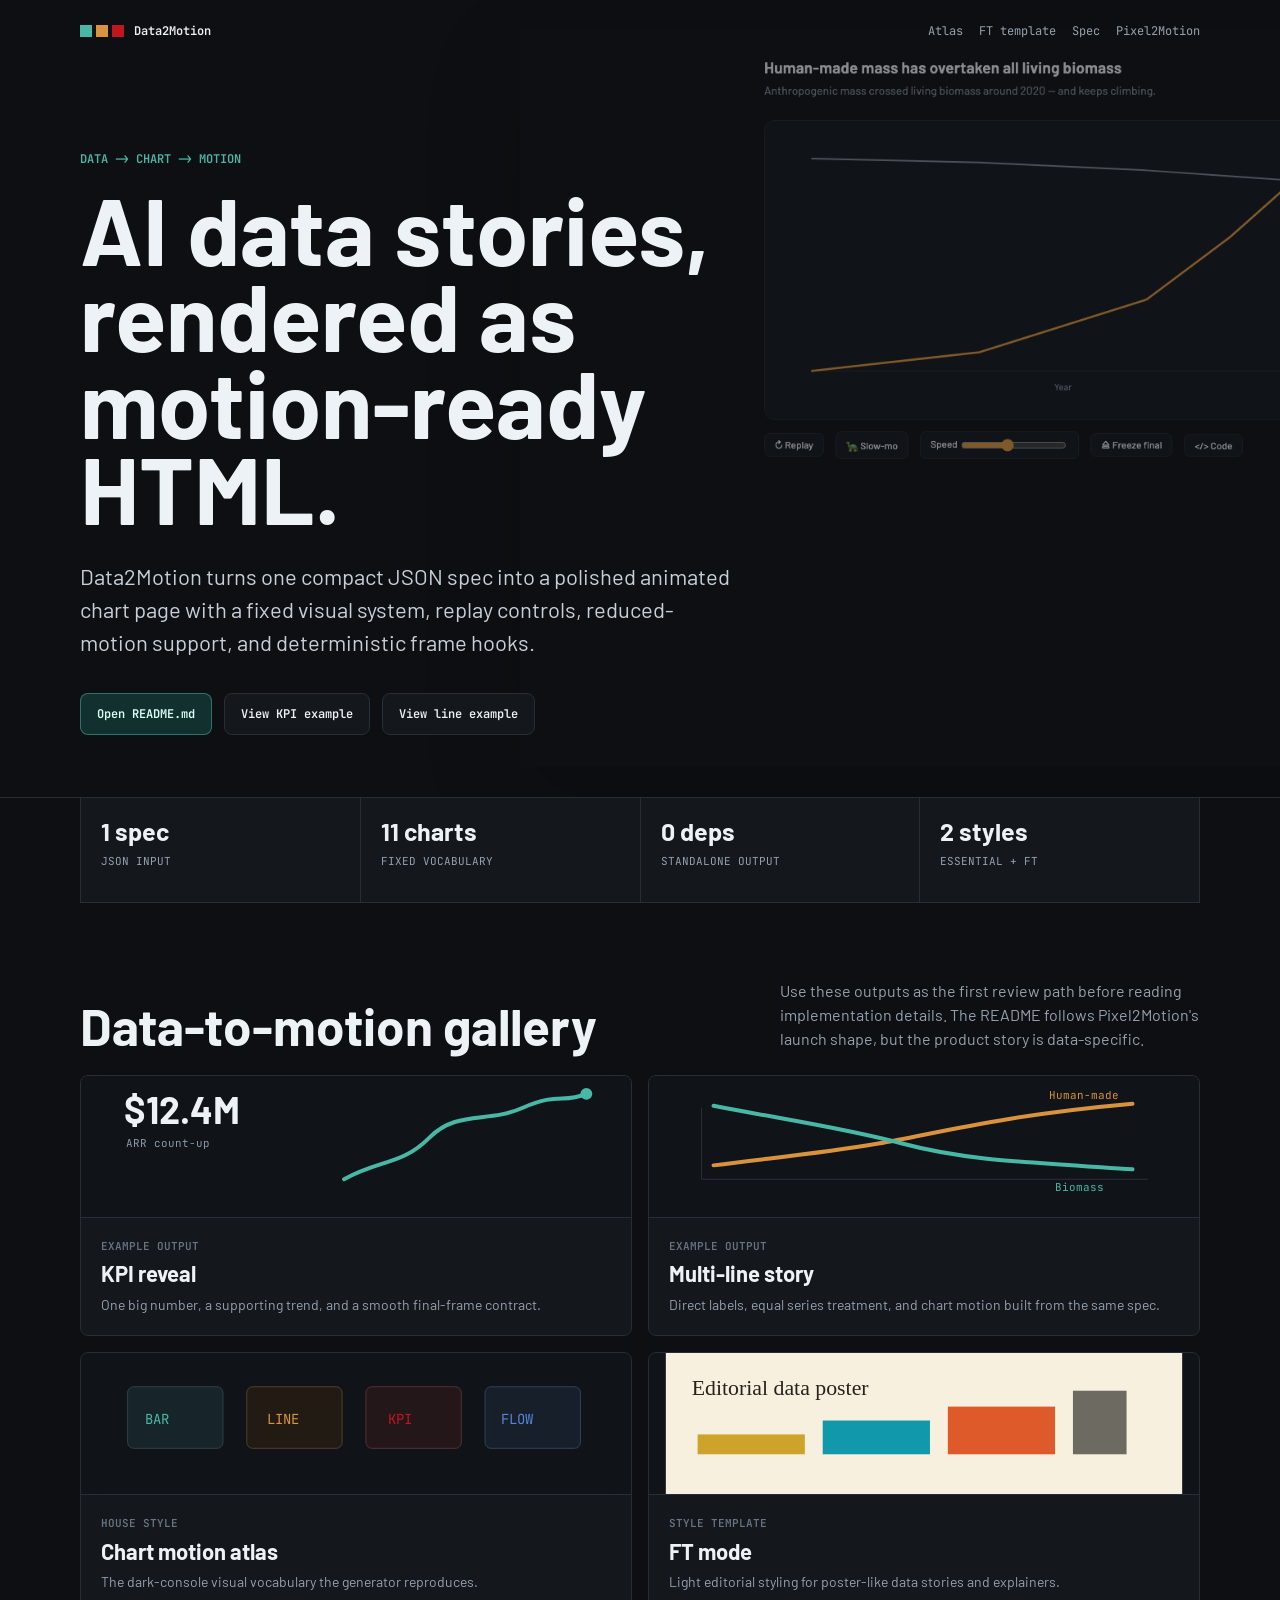
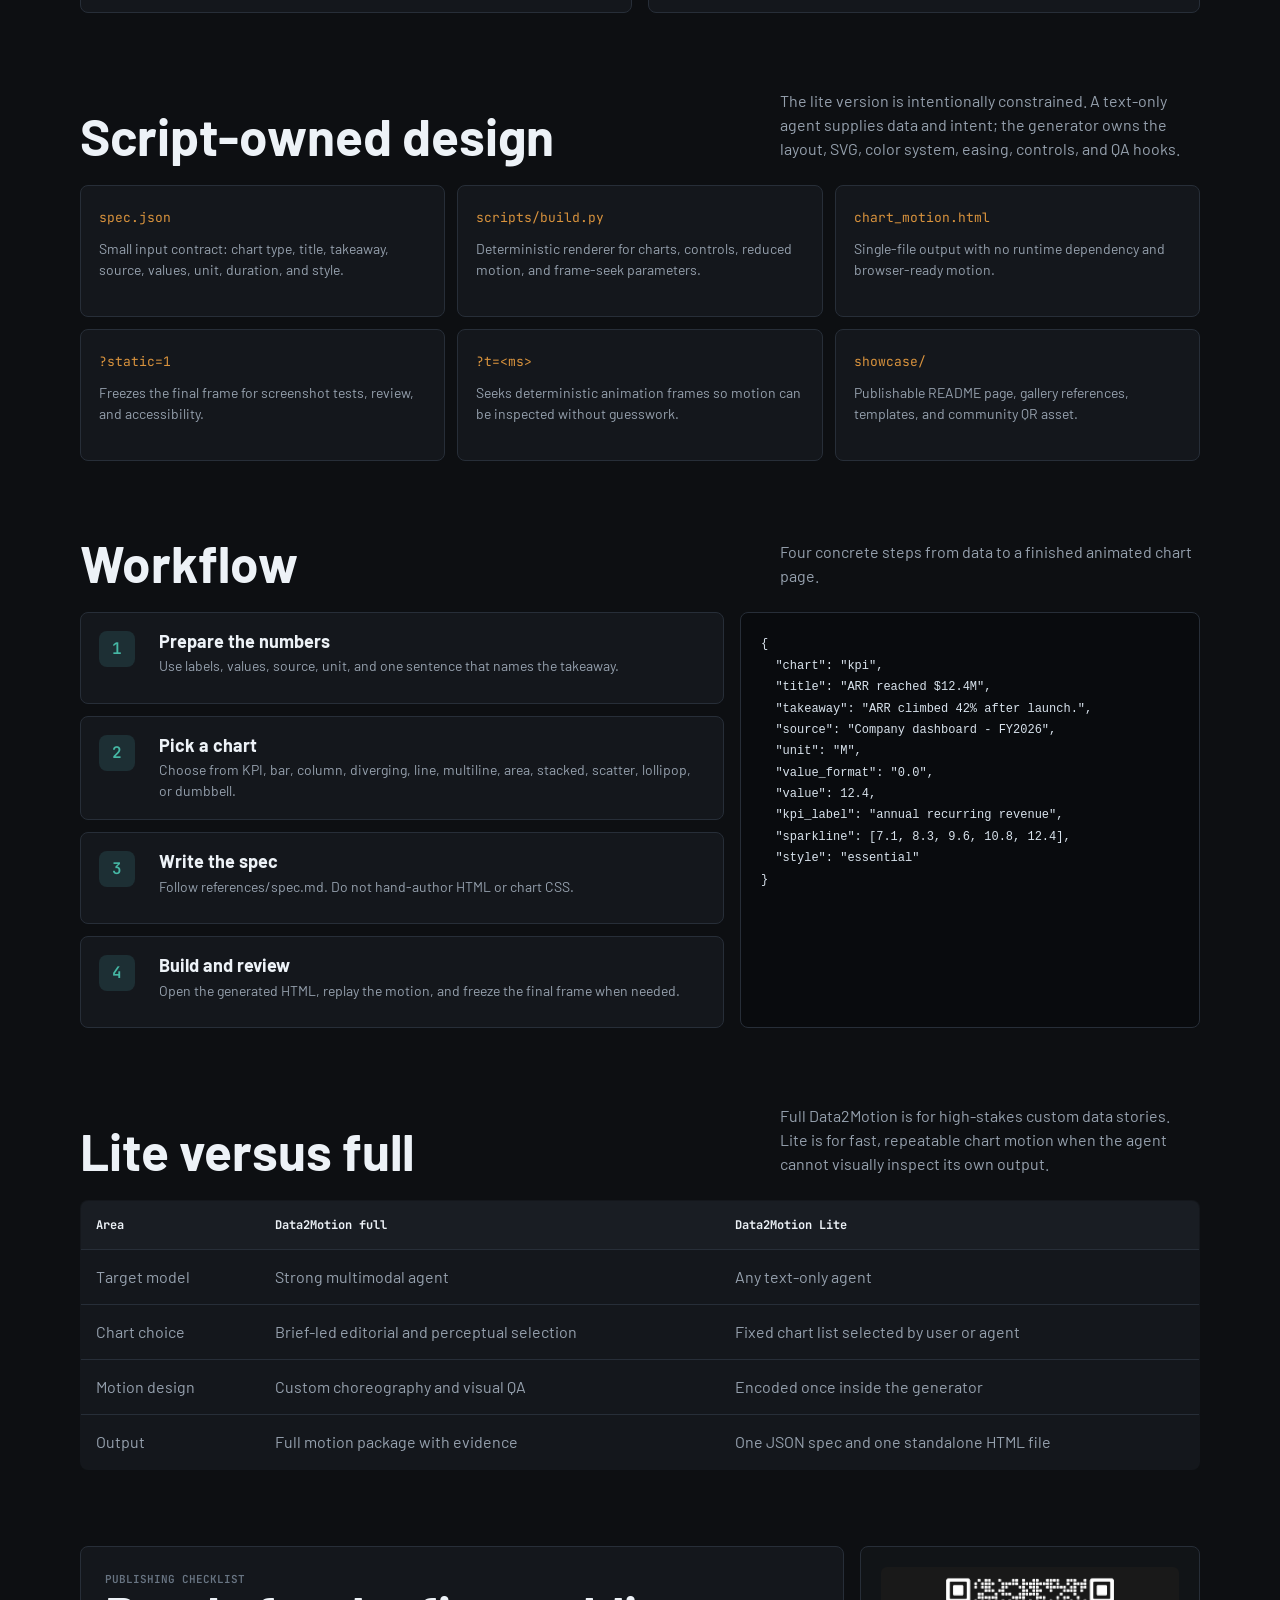
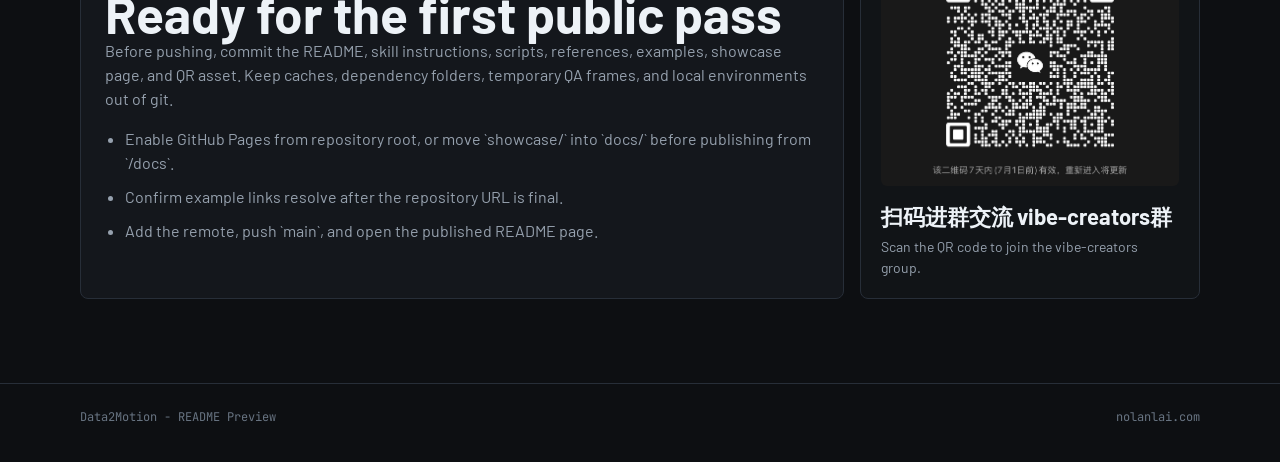
<file: showcase/index.html>
<!doctype html>
<html lang="en">
<head>
<meta charset="utf-8">
<meta name="viewport" content="width=device-width, initial-scale=1">
<title>Data2Motion - README Preview</title>
<link href="https://fonts.googleapis.com/css2?family=Barlow:wght@400;500;600;700&family=JetBrains+Mono:wght@400;500;600&display=swap" rel="stylesheet">
<style>
  :root {
    --bg: #0d0f12;
    --surface: #14171c;
    --surface-2: #191d23;
    --line: #272e38;
    --ink: #edf2f7;
    --muted: #96a1ae;
    --faint: #687482;
    --teal: #46b8a5;
    --amber: #d9933d;
    --red: #c0171f;
    --blue: #5586d9;
    --green: #79b465;
    --shadow: rgba(0, 0, 0, .28);
  }
  * { box-sizing: border-box; }
  html { background: var(--bg); color: var(--ink); }
  body {
    margin: 0;
    font-family: Barlow, ui-sans-serif, system-ui, -apple-system, BlinkMacSystemFont, "Segoe UI", sans-serif;
    line-height: 1.5;
    background: var(--bg);
  }
  a { color: inherit; text-decoration: none; }
  a:hover { color: var(--teal); }
  .topbar {
    position: absolute;
    z-index: 5;
    top: 0;
    left: 0;
    right: 0;
    display: flex;
    align-items: center;
    justify-content: space-between;
    gap: 16px;
    width: min(1120px, calc(100% - 40px));
    margin: 0 auto;
    padding: 22px 0;
    color: var(--muted);
    font-family: "JetBrains Mono", ui-monospace, SFMono-Regular, Menlo, monospace;
    font-size: 12px;
  }
  .brand {
    display: inline-flex;
    align-items: center;
    gap: 10px;
    color: var(--ink);
    font-weight: 600;
  }
  .brand-mark {
    position: relative;
    width: 44px;
    height: 12px;
  }
  .brand-mark::before {
    content: "";
    position: absolute;
    inset: 0 auto auto 0;
    width: 12px;
    height: 12px;
    background: var(--teal);
    box-shadow: 16px 0 0 var(--amber), 32px 0 0 var(--red);
  }
  .toplinks {
    display: flex;
    align-items: center;
    justify-content: flex-end;
    gap: 16px;
    flex-wrap: wrap;
  }
  .hero {
    position: relative;
    min-height: min(720px, 82vh);
    overflow: hidden;
    border-bottom: 1px solid var(--line);
    background: #0d0f12;
  }
  .scene {
    position: absolute;
    inset: 0;
    display: grid;
    place-items: center;
    pointer-events: none;
  }
  .scene img {
    display: block;
    width: min(1180px, 118vw);
    height: auto;
    margin-left: min(42vw, 520px);
    opacity: .56;
    filter: drop-shadow(0 30px 50px var(--shadow));
  }
  .hero-copy {
    position: relative;
    z-index: 2;
    width: min(1120px, calc(100% - 40px));
    margin: 0 auto;
    padding: 150px 0 62px;
  }
  .eyebrow {
    margin: 0 0 18px;
    color: var(--teal);
    font-family: "JetBrains Mono", ui-monospace, SFMono-Regular, Menlo, monospace;
    font-size: 12px;
    font-weight: 600;
    text-transform: uppercase;
    letter-spacing: 0;
  }
  h1 {
    max-width: 760px;
    margin: 0;
    font-size: clamp(48px, 8vw, 94px);
    line-height: .92;
    letter-spacing: 0;
  }
  .lede {
    max-width: 650px;
    margin: 28px 0 0;
    color: #c7d0da;
    font-size: clamp(18px, 2vw, 22px);
  }
  .hero-actions {
    display: flex;
    align-items: center;
    gap: 12px;
    flex-wrap: wrap;
    margin-top: 34px;
  }
  .button {
    display: inline-flex;
    align-items: center;
    justify-content: center;
    min-height: 42px;
    padding: 0 16px;
    border: 1px solid var(--line);
    border-radius: 8px;
    background: var(--surface);
    color: var(--ink);
    font-family: "JetBrains Mono", ui-monospace, SFMono-Regular, Menlo, monospace;
    font-size: 12px;
    font-weight: 600;
  }
  .button.primary {
    border-color: rgba(70,184,165,.5);
    background: #12312e;
    color: #dcfff7;
  }
  .button:hover { border-color: var(--teal); color: var(--ink); }
  .stats {
    display: grid;
    grid-template-columns: repeat(4, minmax(0, 1fr));
    gap: 1px;
    width: min(1120px, calc(100% - 40px));
    margin: -1px auto 0;
    border: 1px solid var(--line);
    background: var(--line);
  }
  .stat {
    min-height: 104px;
    padding: 20px;
    background: var(--surface);
  }
  .stat strong {
    display: block;
    color: var(--ink);
    font-size: 25px;
    line-height: 1.1;
  }
  .stat span {
    display: block;
    margin-top: 8px;
    color: var(--muted);
    font-family: "JetBrains Mono", ui-monospace, SFMono-Regular, Menlo, monospace;
    font-size: 11px;
  }
  .section {
    width: min(1120px, calc(100% - 40px));
    margin: 0 auto;
    padding: 76px 0 0;
  }
  .section-head {
    display: grid;
    grid-template-columns: minmax(0, 1fr) minmax(260px, 420px);
    gap: 32px;
    align-items: end;
    margin-bottom: 24px;
  }
  h2 {
    margin: 0;
    font-size: clamp(30px, 4vw, 52px);
    line-height: 1;
    letter-spacing: 0;
  }
  .section-head p, .copy {
    margin: 0;
    color: var(--muted);
    font-size: 16px;
  }
  .grid {
    display: grid;
    grid-template-columns: repeat(2, minmax(0, 1fr));
    gap: 16px;
  }
  .card {
    min-height: 260px;
    border: 1px solid var(--line);
    border-radius: 8px;
    background: var(--surface);
    overflow: hidden;
  }
  .card-visual {
    height: 142px;
    border-bottom: 1px solid var(--line);
    background: #101318;
  }
  .card-visual svg { width: 100%; height: 100%; display: block; }
  .card-body { padding: 20px; }
  .kicker {
    display: block;
    color: var(--faint);
    font-family: "JetBrains Mono", ui-monospace, SFMono-Regular, Menlo, monospace;
    font-size: 11px;
    font-weight: 600;
    text-transform: uppercase;
    letter-spacing: 0;
  }
  h3 {
    margin: 7px 0 8px;
    font-size: 22px;
    line-height: 1.12;
  }
  .card p {
    margin: 0;
    color: var(--muted);
    font-size: 14px;
  }
  .deliverables {
    display: grid;
    grid-template-columns: repeat(3, minmax(0, 1fr));
    gap: 12px;
  }
  .deliverable {
    min-height: 132px;
    padding: 18px;
    border: 1px solid var(--line);
    border-radius: 8px;
    background: var(--surface);
  }
  .deliverable code {
    color: var(--amber);
    font-family: "JetBrains Mono", ui-monospace, SFMono-Regular, Menlo, monospace;
    font-size: 13px;
  }
  .deliverable p {
    margin: 10px 0 0;
    color: var(--muted);
    font-size: 14px;
  }
  .workflow {
    display: grid;
    grid-template-columns: minmax(0, 1fr) minmax(320px, 460px);
    gap: 16px;
  }
  .steps {
    display: grid;
    gap: 12px;
  }
  .step {
    display: grid;
    grid-template-columns: 44px minmax(0, 1fr);
    gap: 16px;
    min-height: 92px;
    padding: 18px;
    border: 1px solid var(--line);
    border-radius: 8px;
    background: var(--surface);
  }
  .num {
    display: grid;
    place-items: center;
    width: 36px;
    height: 36px;
    border-radius: 8px;
    background: #1d2f34;
    color: var(--teal);
    font-family: "JetBrains Mono", ui-monospace, SFMono-Regular, Menlo, monospace;
    font-weight: 600;
  }
  .step h3 { margin: 0 0 4px; font-size: 18px; }
  .step p { margin: 0; color: var(--muted); font-size: 14px; }
  pre {
    margin: 0;
    min-height: 100%;
    padding: 20px;
    border: 1px solid var(--line);
    border-radius: 8px;
    background: #090b0e;
    color: #d8e2ec;
    overflow: auto;
    font: 12px/1.7 "JetBrains Mono", ui-monospace, SFMono-Regular, Menlo, monospace;
  }
  .compare {
    width: 100%;
    border-collapse: collapse;
    border: 1px solid var(--line);
    border-radius: 8px;
    overflow: hidden;
    background: var(--surface);
  }
  .compare th, .compare td {
    padding: 15px;
    border-bottom: 1px solid var(--line);
    text-align: left;
    vertical-align: top;
  }
  .compare th {
    color: var(--ink);
    background: var(--surface-2);
    font-family: "JetBrains Mono", ui-monospace, SFMono-Regular, Menlo, monospace;
    font-size: 12px;
  }
  .compare td { color: var(--muted); }
  .compare tr:last-child td { border-bottom: 0; }
  .publish {
    display: grid;
    grid-template-columns: minmax(0, 1fr) minmax(260px, 340px);
    gap: 16px;
    align-items: stretch;
    padding-bottom: 84px;
  }
  .checklist {
    padding: 24px;
    border: 1px solid var(--line);
    border-radius: 8px;
    background: var(--surface);
  }
  .checklist ul {
    margin: 16px 0 0;
    padding-left: 20px;
    color: var(--muted);
  }
  .checklist li + li { margin-top: 10px; }
  .qr {
    padding: 20px;
    border: 1px solid var(--line);
    border-radius: 8px;
    background: #111417;
  }
  .qr img {
    display: block;
    width: 100%;
    height: auto;
    border-radius: 6px;
  }
  .qr h3 { margin-top: 18px; }
  .qr p {
    margin: 0;
    color: var(--muted);
    font-size: 14px;
  }
  footer {
    border-top: 1px solid var(--line);
    padding: 24px 0 36px;
    color: var(--faint);
    font-family: "JetBrains Mono", ui-monospace, SFMono-Regular, Menlo, monospace;
    font-size: 12px;
  }
  footer .inner {
    display: flex;
    justify-content: space-between;
    gap: 16px;
    flex-wrap: wrap;
    width: min(1120px, calc(100% - 40px));
    margin: 0 auto;
  }
  @media (max-width: 820px) {
    .topbar { position: relative; width: calc(100% - 32px); padding: 16px 0; }
    .toplinks { justify-content: flex-start; }
    .hero { min-height: auto; }
    .hero-copy { width: calc(100% - 32px); padding: 46px 0 50px; }
    .scene img { margin-left: 36vw; width: 150vw; opacity: .32; }
    .stats, .section { width: calc(100% - 32px); }
    .stats, .grid, .deliverables, .workflow, .publish, .section-head {
      grid-template-columns: 1fr;
    }
    .card { min-height: 0; }
    .publish { padding-bottom: 56px; }
  }
  @media (prefers-reduced-motion: reduce) {
    *, *::before, *::after {
      animation-duration: .001ms !important;
      animation-iteration-count: 1 !important;
      transition-duration: .001ms !important;
      scroll-behavior: auto !important;
    }
  }
</style>
</head>
<body>
  <header class="topbar" aria-label="Project links">
    <a class="brand" href="../README.md">
      <span class="brand-mark" aria-hidden="true"></span>
      Data2Motion
    </a>
    <nav class="toplinks">
      <a href="chart-motion-atlas.html">Atlas</a>
      <a href="packages/ft.html">FT template</a>
      <a href="../references/spec.md">Spec</a>
      <a href="https://github.com/nolangz/pixel2motion">Pixel2Motion</a>
    </nav>
  </header>

  <main>
    <section class="hero">
      <div class="scene" aria-hidden="true">
        <img src="assets/hero-chart.png" alt="">
      </div>
      <div class="hero-copy">
        <p class="eyebrow">Data -> Chart -> Motion</p>
        <h1>AI data stories, rendered as motion-ready HTML.</h1>
        <p class="lede">Data2Motion turns one compact JSON spec into a polished animated chart page with a fixed visual system, replay controls, reduced-motion support, and deterministic frame hooks.</p>
        <div class="hero-actions">
          <a class="button primary" href="../README.md">Open README.md</a>
          <a class="button" href="../examples/kpi_arr.html">View KPI example</a>
          <a class="button" href="../examples/multiline_biomass.html">View line example</a>
        </div>
      </div>
    </section>

    <section class="stats" aria-label="Project highlights">
      <div class="stat"><strong>1 spec</strong><span>JSON INPUT</span></div>
      <div class="stat"><strong>11 charts</strong><span>FIXED VOCABULARY</span></div>
      <div class="stat"><strong>0 deps</strong><span>STANDALONE OUTPUT</span></div>
      <div class="stat"><strong>2 styles</strong><span>ESSENTIAL + FT</span></div>
    </section>

    <section class="section">
      <div class="section-head">
        <h2>Data-to-motion gallery</h2>
        <p>Use these outputs as the first review path before reading implementation details. The README follows Pixel2Motion's launch shape, but the product story is data-specific.</p>
      </div>
      <div class="grid">
        <a class="card" href="../examples/kpi_arr.html">
          <div class="card-visual">
            <svg viewBox="0 0 520 142" aria-hidden="true">
              <rect width="520" height="142" fill="#101318"/>
              <text x="26" y="48" fill="#edf2f7" font-family="Barlow" font-weight="700" font-size="38">$12.4M</text>
              <text x="28" y="72" fill="#8c98a7" font-family="JetBrains Mono" font-size="11">ARR count-up</text>
              <path d="M248 104 C284 84 306 90 334 62 S392 48 428 32 S468 28 492 18" fill="none" stroke="#46b8a5" stroke-width="4" stroke-linecap="round"/>
              <circle cx="492" cy="18" r="6" fill="#46b8a5"/>
            </svg>
          </div>
          <div class="card-body">
            <span class="kicker">Example output</span>
            <h3>KPI reveal</h3>
            <p>One big number, a supporting trend, and a smooth final-frame contract.</p>
          </div>
        </a>
        <a class="card" href="../examples/multiline_biomass.html">
          <div class="card-visual">
            <svg viewBox="0 0 520 142" aria-hidden="true">
              <rect width="520" height="142" fill="#101318"/>
              <line x1="36" y1="104" x2="486" y2="104" stroke="#28313c"/>
              <line x1="36" y1="32" x2="36" y2="104" stroke="#28313c"/>
              <path d="M48 90 C110 82 156 78 214 68 S336 40 470 28" fill="none" stroke="#d9933d" stroke-width="4" stroke-linecap="round"/>
              <path d="M48 30 C120 44 178 52 238 68 S348 86 470 94" fill="none" stroke="#46b8a5" stroke-width="4" stroke-linecap="round"/>
              <text x="386" y="23" fill="#d9933d" font-family="JetBrains Mono" font-size="11">Human-made</text>
              <text x="392" y="116" fill="#46b8a5" font-family="JetBrains Mono" font-size="11">Biomass</text>
            </svg>
          </div>
          <div class="card-body">
            <span class="kicker">Example output</span>
            <h3>Multi-line story</h3>
            <p>Direct labels, equal series treatment, and chart motion built from the same spec.</p>
          </div>
        </a>
        <a class="card" href="chart-motion-atlas.html">
          <div class="card-visual">
            <svg viewBox="0 0 520 142" aria-hidden="true">
              <rect width="520" height="142" fill="#101318"/>
              <rect x="30" y="34" width="96" height="62" rx="6" fill="#17252a" stroke="#304249"/>
              <rect x="150" y="34" width="96" height="62" rx="6" fill="#211b14" stroke="#51402b"/>
              <rect x="270" y="34" width="96" height="62" rx="6" fill="#241719" stroke="#563034"/>
              <rect x="390" y="34" width="96" height="62" rx="6" fill="#171f2b" stroke="#33425b"/>
              <text x="48" y="72" fill="#46b8a5" font-family="JetBrains Mono" font-size="14">BAR</text>
              <text x="170" y="72" fill="#d9933d" font-family="JetBrains Mono" font-size="14">LINE</text>
              <text x="292" y="72" fill="#c0171f" font-family="JetBrains Mono" font-size="14">KPI</text>
              <text x="406" y="72" fill="#5586d9" font-family="JetBrains Mono" font-size="14">FLOW</text>
            </svg>
          </div>
          <div class="card-body">
            <span class="kicker">House style</span>
            <h3>Chart motion atlas</h3>
            <p>The dark-console visual vocabulary the generator reproduces.</p>
          </div>
        </a>
        <a class="card" href="packages/ft.html">
          <div class="card-visual">
            <svg viewBox="0 0 520 142" aria-hidden="true">
              <rect width="520" height="142" fill="#f7f0df"/>
              <text x="26" y="42" fill="#26221c" font-family="Georgia" font-size="22">Editorial data poster</text>
              <rect x="32" y="82" width="108" height="20" fill="#cda32b"/>
              <rect x="158" y="68" width="108" height="34" fill="#1198ab"/>
              <rect x="284" y="54" width="108" height="48" fill="#de5a2a"/>
              <rect x="410" y="38" width="54" height="64" fill="#6d6a61"/>
            </svg>
          </div>
          <div class="card-body">
            <span class="kicker">Style template</span>
            <h3>FT mode</h3>
            <p>Light editorial styling for poster-like data stories and explainers.</p>
          </div>
        </a>
      </div>
    </section>

    <section class="section">
      <div class="section-head">
        <h2>Script-owned design</h2>
        <p>The lite version is intentionally constrained. A text-only agent supplies data and intent; the generator owns the layout, SVG, color system, easing, controls, and QA hooks.</p>
      </div>
      <div class="deliverables">
        <div class="deliverable"><code>spec.json</code><p>Small input contract: chart type, title, takeaway, source, values, unit, duration, and style.</p></div>
        <div class="deliverable"><code>scripts/build.py</code><p>Deterministic renderer for charts, controls, reduced motion, and frame-seek parameters.</p></div>
        <div class="deliverable"><code>chart_motion.html</code><p>Single-file output with no runtime dependency and browser-ready motion.</p></div>
        <div class="deliverable"><code>?static=1</code><p>Freezes the final frame for screenshot tests, review, and accessibility.</p></div>
        <div class="deliverable"><code>?t=&lt;ms&gt;</code><p>Seeks deterministic animation frames so motion can be inspected without guesswork.</p></div>
        <div class="deliverable"><code>showcase/</code><p>Publishable README page, gallery references, templates, and community QR asset.</p></div>
      </div>
    </section>

    <section class="section">
      <div class="section-head">
        <h2>Workflow</h2>
        <p>Four concrete steps from data to a finished animated chart page.</p>
      </div>
      <div class="workflow">
        <div class="steps">
          <div class="step"><span class="num">1</span><div><h3>Prepare the numbers</h3><p>Use labels, values, source, unit, and one sentence that names the takeaway.</p></div></div>
          <div class="step"><span class="num">2</span><div><h3>Pick a chart</h3><p>Choose from KPI, bar, column, diverging, line, multiline, area, stacked, scatter, lollipop, or dumbbell.</p></div></div>
          <div class="step"><span class="num">3</span><div><h3>Write the spec</h3><p>Follow <a href="../references/spec.md">references/spec.md</a>. Do not hand-author HTML or chart CSS.</p></div></div>
          <div class="step"><span class="num">4</span><div><h3>Build and review</h3><p>Open the generated HTML, replay the motion, and freeze the final frame when needed.</p></div></div>
        </div>
<pre><code>{
  "chart": "kpi",
  "title": "ARR reached $12.4M",
  "takeaway": "ARR climbed 42% after launch.",
  "source": "Company dashboard - FY2026",
  "unit": "M",
  "value_format": "0.0",
  "value": 12.4,
  "kpi_label": "annual recurring revenue",
  "sparkline": [7.1, 8.3, 9.6, 10.8, 12.4],
  "style": "essential"
}</code></pre>
      </div>
    </section>

    <section class="section">
      <div class="section-head">
        <h2>Lite versus full</h2>
        <p>Full Data2Motion is for high-stakes custom data stories. Lite is for fast, repeatable chart motion when the agent cannot visually inspect its own output.</p>
      </div>
      <table class="compare">
        <thead>
          <tr><th>Area</th><th>Data2Motion full</th><th>Data2Motion Lite</th></tr>
        </thead>
        <tbody>
          <tr><td>Target model</td><td>Strong multimodal agent</td><td>Any text-only agent</td></tr>
          <tr><td>Chart choice</td><td>Brief-led editorial and perceptual selection</td><td>Fixed chart list selected by user or agent</td></tr>
          <tr><td>Motion design</td><td>Custom choreography and visual QA</td><td>Encoded once inside the generator</td></tr>
          <tr><td>Output</td><td>Full motion package with evidence</td><td>One JSON spec and one standalone HTML file</td></tr>
        </tbody>
      </table>
    </section>

    <section class="section publish">
      <div class="checklist">
        <span class="kicker">Publishing checklist</span>
        <h2>Ready for the first public pass</h2>
        <p class="copy">Before pushing, commit the README, skill instructions, scripts, references, examples, showcase page, and QR asset. Keep caches, dependency folders, temporary QA frames, and local environments out of git.</p>
        <ul>
          <li>Enable GitHub Pages from repository root, or move `showcase/` into `docs/` before publishing from `/docs`.</li>
          <li>Confirm example links resolve after the repository URL is final.</li>
          <li>Add the remote, push `main`, and open the published README page.</li>
        </ul>
      </div>
      <aside class="qr" aria-label="vibe-creators group QR code">
        <img src="assets/wechat-qr.jpg" alt="vibe-creators group QR code">
        <h3>扫码进群交流 vibe-creators群</h3>
        <p>Scan the QR code to join the vibe-creators group.</p>
      </aside>
    </section>
  </main>

  <footer>
    <div class="inner">
      <span>Data2Motion - README Preview</span>
      <span><a href="https://www.nolanlai.com">nolanlai.com</a></span>
    </div>
  </footer>
</body>
</html>
</file>
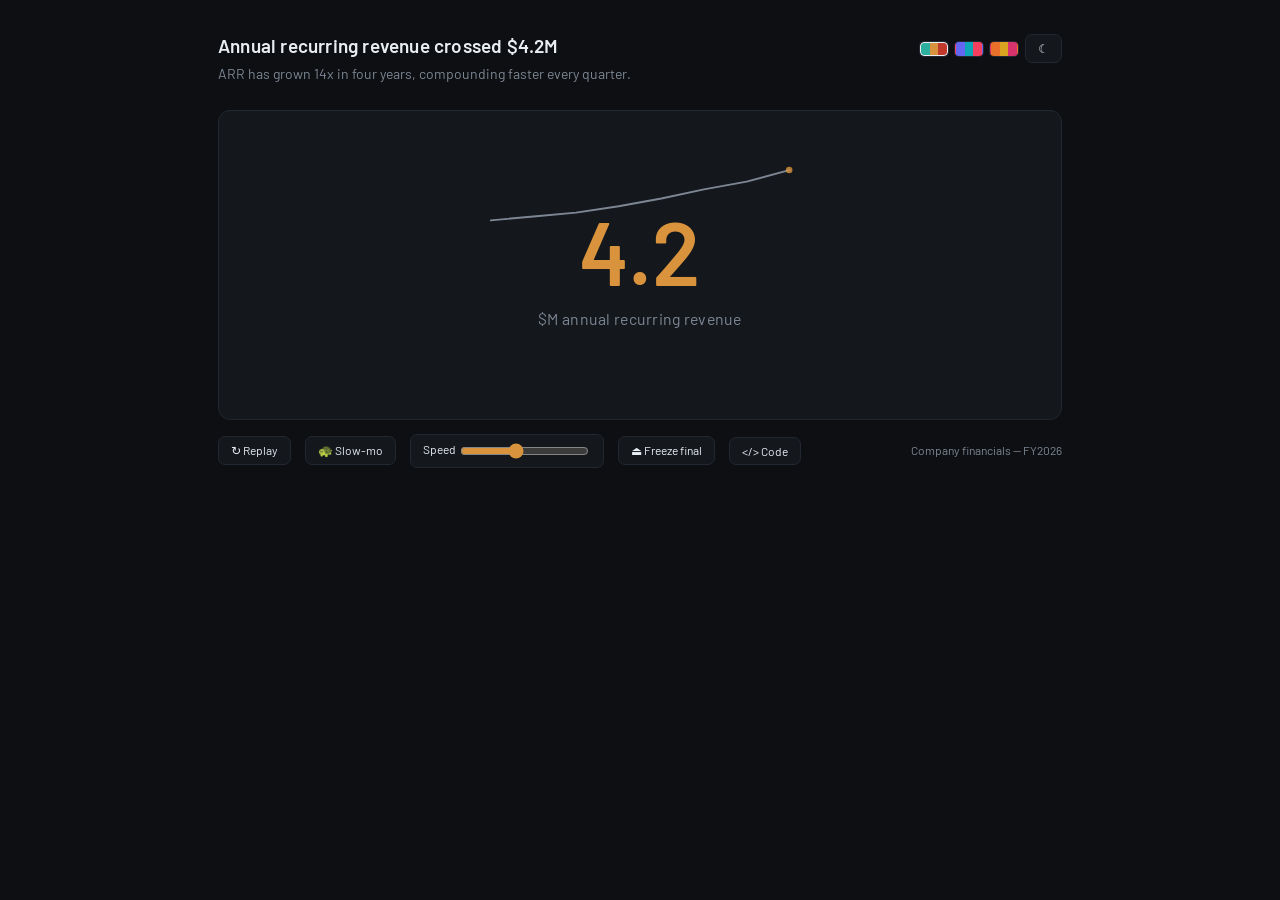
<file: examples/kpi_arr.html>
<!doctype html>
<html lang="en"><head>
<meta charset="utf-8"><meta name="viewport" content="width=device-width, initial-scale=1">
<title>Annual recurring revenue crossed $4.2M</title>
<link rel="preconnect" href="https://fonts.googleapis.com">
<link rel="preconnect" href="https://fonts.gstatic.com" crossorigin>
<link href="https://fonts.googleapis.com/css2?family=Barlow:wght@400;500;600;700&display=swap" rel="stylesheet">
<style>
  :root{
    --bg:#0d0f12; --panel:#14171c; --grid:#222831; --ink:#e8edf2; --muted:#7d8794;
    --red:#c0171f; --teal:#46b8a5; --amber:#d9933d;
  }
  *{box-sizing:border-box}
  html,body{margin:0;background:var(--bg);color:var(--ink);
    font-family:'Barlow',ui-sans-serif,system-ui,-apple-system,'Segoe UI',Roboto,sans-serif;}
  .wrap{max-width:900px;margin:0 auto;padding:34px 28px 26px;}
  header h1{font-size:19px;font-weight:600;letter-spacing:.2px;margin:0 0 6px;}
  header .take{font-size:14px;color:var(--muted);line-height:1.5;margin:0;max-width:64ch;}
  #stage{margin:26px 0 14px;background:var(--panel);border:1px solid var(--grid);
    border-radius:12px;padding:18px 20px 10px;cursor:pointer;}
  svg{display:block;width:100%;height:auto;font-variant-numeric:tabular-nums;}
  .val{font-variant-numeric:tabular-nums;font-weight:600;}
  footer{display:flex;flex-wrap:wrap;align-items:center;gap:14px;
    font-size:12px;color:var(--muted);}
  button,.ctrl{background:var(--panel);color:var(--ink);border:1px solid var(--grid);
    border-radius:7px;padding:6px 12px;font:inherit;font-size:12px;cursor:pointer;}
  button:hover{border-color:var(--muted);}
  input[type=range]{accent-color:var(--amber);vertical-align:middle;}
  .src{margin-left:auto;text-align:right;max-width:46ch;line-height:1.4;}
  .src a{color:var(--muted);}
  .pill{display:inline-block;padding:2px 8px;border:1px solid var(--grid);border-radius:20px;font-size:11px;}
  body.light{--bg:#fafaf7;--panel:#ffffff;--grid:#e6e7e2;--ink:#16181d;--muted:#6b7280;}
  .tools{display:flex;gap:7px;align-items:center;flex:none;}
  .schemeBtn{width:28px;height:14px;padding:0;border-radius:4px;border:1.5px solid transparent;cursor:pointer;box-shadow:0 0 0 1px var(--grid);}
  .schemeBtn.on{border-color:var(--ink);}
  dialog#codeDlg{background:var(--panel);color:var(--ink);border:1px solid var(--grid);border-radius:12px;max-width:90vw;width:760px;padding:0;}
  dialog#codeDlg .dh{display:flex;gap:10px;align-items:center;padding:10px 14px;border-bottom:1px solid var(--grid);}
  dialog#codeDlg pre{margin:0;padding:14px;overflow:auto;max-height:64vh;font:12px/1.5 ui-monospace,SFMono-Regular,monospace;white-space:pre-wrap;word-break:break-all;}
  dialog::backdrop{background:rgba(0,0,0,.55);}
</style></head>
<body><div class="wrap">
  <header style="display:flex;align-items:flex-start;gap:16px">
    <div style="flex:1;min-width:0">
      <h1>Annual recurring revenue crossed $4.2M</h1>
      <p class="take">ARR has grown 14x in four years, compounding faster every quarter.</p>
    </div>
    <div class="tools">
      <button class="schemeBtn" data-s="0" title="Aqua"></button>
      <button class="schemeBtn" data-s="1" title="Indigo"></button>
      <button class="schemeBtn" data-s="2" title="Ember"></button>
      <button id="mode" title="dark / light">&#9790;</button>
    </div>
  </header>
  <main id="stage" title="click to replay"><div id="chart-root"></div></main>
  <footer>
    <button id="replay">&#8635; Replay</button>
    <button id="slow" aria-pressed="false">&#128034; Slow-mo</button>
    <label class="ctrl">Speed <input id="speed" type="range" min="0.25" max="2" step="0.05" value="1"></label>
    <button id="freeze">&#9167; Freeze final</button>
    <button id="code">&lt;/&gt; Code</button>
    <span class="src">Company financials — FY2026</span>
  </footer>
  <dialog id="codeDlg">
    <div class="dh"><strong style="font-size:12px">Source &mdash; single self-contained file</strong>
      <button id="codeCopy" style="margin-left:auto">Copy</button><button id="codeClose">Close</button></div>
    <pre></pre>
  </dialog>
</div>
<script>

const qs = new URLSearchParams(location.search);
const REDUCE = matchMedia('(prefers-reduced-motion: reduce)').matches || qs.has('static');
let   SEEK   = qs.has('t') ? +qs.get('t') : null;
const Ease = {
  linear:    t => t,
  outCubic:  t => 1 - Math.pow(1 - t, 3),
  inCubic:   t => t*t*t,
  inOutCubic:t => t < .5 ? 4*t*t*t : 1 - Math.pow(-2*t+2,3)/2,
  outQuint:  t => 1 - Math.pow(1 - t, 5),
  outBack:   t => { const c1=1.70158,c3=c1+1; return 1+c3*Math.pow(t-1,3)+c1*Math.pow(t-1,2); },
};
const _run = new WeakMap();
function killAnims(stage){ const a=_run.get(stage); if(a){a.forEach(id=>cancelAnimationFrame(id)); _run.set(stage,[]);} }
function tween(stage, {dur, ease=Ease.outCubic, onUpdate, onDone}){
  if (SEEK !== null){ const t=Math.max(0,Math.min(1,SEEK/dur)); onUpdate(ease(t)); if(SEEK>=dur&&onDone)onDone(); return; }
  if (REDUCE){ onUpdate(1); if(onDone)onDone(); return; }
  const list=_run.get(stage)||[]; _run.set(stage,list); let start=null;
  const step=ts=>{ if(start===null)start=ts; const t=Math.min(1,(ts-start)/dur);
    onUpdate(ease(t)); if(t<1) list.push(requestAnimationFrame(step)); else if(onDone) onDone(); };
  list.push(requestAnimationFrame(step));
}
// per-mark sub-clock: map global t -> local 0..1 over [start,start+dur] (fractions)
const sub = (t,start,dur) => Math.max(0, Math.min(1,(t-start)/dur));

/* =====================================================================
   RAIL — shared safety rails. EVERY builder routes its labels/axis through
   these so a chart type can't be added without inheriting the de-collision,
   honest-direction, gutter, and inset guarantees.
   ===================================================================== */
const RAIL = (function(){
  const INSET = 16;                          // min inset on all four sides of the viewBox
  function textW(s, fs){ return (''+s).length * fs * 0.58; }   // dependency-free width estimate
  function reserveGutter(labels, fs, pad){
    fs=fs||14; pad=pad==null?16:pad; let w=0;
    (labels||[]).forEach(l=>{ w=Math.max(w, textW(l,fs)); });
    return Math.max(INSET+8, Math.ceil(w + pad + INSET));
  }
  function placeValueLabel(xEnd, x0, opts){
    opts=opts||{}; const pad=opts.pad==null?8:opts.pad;
    const neg = xEnd < x0;
    if(!neg) return { x:xEnd+pad, anchor:'start' };
    const barW=Math.abs(x0-xEnd);
    if(opts.textW!=null && opts.textW+pad*2 < barW) return { x:x0-pad, anchor:'end' };
    return { x:x0+pad, anchor:'start' };
  }
  function orderTimeAxis(items, xLeft, xRight){
    const s=items.map((d,i)=>({...d,_orig:i})).sort((a,b)=>a.t-b.t), n=s.length;
    s.forEach((d,k)=>{ d._ti=k; d.x = n>1 ? xLeft+(k/(n-1))*(xRight-xLeft) : xLeft; });
    return s;
  }
  function orderPair(startVal, endVal, xLeft, xRight){
    const down=endVal<startVal;
    const deltaPct = startVal!==0 ? Math.round((endVal-startVal)/Math.abs(startVal)*100) : 0;
    const arrow = down?'↓':(endVal>startVal?'↑':'→'), sign = deltaPct>0?'+':'';
    return { xStart:xLeft, xEnd:xRight, down, deltaPct, deltaLabel:arrow+' '+sign+deltaPct+'%' };
  }
  function noOverlap(boxes, lineH){
    lineH=lineH||18;
    const o=boxes.map((b,i)=>({i,y:b.y,h:b.h||lineH})).sort((a,b)=>a.y-b.y);
    for(let k=1;k<o.length;k++){ const m=o[k-1].y+Math.max(o[k-1].h,lineH); if(o[k].y<m)o[k].y=m; }
    o.forEach(x=>{ boxes[x.i].y=x.y; }); return boxes;
  }
  function externalize(segLenPx, label, fs){ return textW(label,fs||12)+10 > segLenPx; }
  return { INSET, textW, reserveGutter, placeValueLabel, orderTimeAxis, orderPair, noOverlap, externalize };
})();


const SPEC = {"chart": "kpi", "title": "Annual recurring revenue crossed $4.2M", "takeaway": "ARR has grown 14x in four years, compounding faster every quarter.", "source": "Company financials \u2014 FY2026", "unit": "", "value_format": "0.0", "duration": 1800, "value": 4.2, "kpi_label": "$M annual recurring revenue", "sparkline": [0.3, 0.6, 0.9, 1.4, 2.0, 2.7, 3.3, 4.2]};
const NS='http://www.w3.org/2000/svg';
const root=document.getElementById('chart-root');
let CHART = (SPEC.chart||'bar'); if(CHART==='hbar') CHART='bar';

const C = {protagonist:'var(--amber)', good:'var(--teal)', up:'var(--teal)',
           bad:'var(--red)', down:'var(--red)', context:'var(--muted)'};

/* ---- accent resolution: lite spec uses `focus` (a label) or per-row `role`.
   If neither, the largest-MAGNITUDE item is the protagonist. ACCENT(label,value)
   answers "is this the focus item?". roleColor() honours explicit up/down/good/bad. */
function _rowsForAccent(){
  if(Array.isArray(SPEC.rows)) return SPEC.rows.map(r=>({label:r.label, mag:Math.abs(+r.value||0)}));
  if(Array.isArray(SPEC.series)) return SPEC.series.map(s=>{
    let m=0; (s.points||[]).forEach(p=>{m=Math.max(m,Math.abs(+p[1]||0));});
    (s.values||[]).forEach(v=>{m=Math.max(m,Math.abs(+v||0));});
    return {label:s.label, mag:m};
  });
  if(Array.isArray(SPEC.points)) return SPEC.points.map(p=>({label:p.label, mag:Math.abs(+(p.size||p.y)||0)}));
  return [];
}
const _accentLabel = (function(){
  if(SPEC.focus!=null) return SPEC.focus;
  // explicit role wins if present
  const withRole = (SPEC.rows||SPEC.series||SPEC.points||[]).find(o=>{
    const r=o.role; return r==='protagonist';
  });
  if(withRole) return withRole.label;
  // else largest magnitude
  const rs=_rowsForAccent(); if(!rs.length) return null;
  let best=rs[0]; rs.forEach(r=>{ if(r.mag>best.mag) best=r; });
  return best.label;
})();
function isAccent(label, role){
  if(role==='protagonist') return true;
  if(_accentLabel!=null && label!=null && label===_accentLabel) return true;
  return false;
}
// colour for a row/series respecting role semantics, then accent, then context.
function colorFor(o){
  const role=o.role;
  if(role==='good'||role==='up') return C.good;
  if(role==='bad'||role==='down') return C.bad;
  if(isAccent(o.label, role)) return C.protagonist;
  if(CHART==='diverging' && typeof o.value==='number')
    return o.value<0 ? C.down : (o.value>0?C.up:C.context);
  return C.context;
}
function fmt(v){
  const f=SPEC.value_format||'0';
  const u=SPEC.unit||'';
  if(f.indexOf('%')>=0) return (Math.round(v*10)/10)+'%';
  let s = f.indexOf('.')>=0 ? (+v).toFixed(1) : Math.round(v).toString();
  if(f[0]==='+' && v>0) s='+'+s;
  return s + (u && u!=='%' ? '' : (u==='%'?'%':''));
}
// value + unit for end/value labels (unit shown unless format already is a %)
function fmtU(v){
  const f=SPEC.value_format||'0', u=SPEC.unit||'';
  let base=fmt(v);
  if(u && u!=='%' && f.indexOf('%')<0) base = base+u;
  return base;
}

/* =====================================================================
   KPI — one big number 0->value, context sub-label + optional sparkline.
   ===================================================================== */
const KPI = (function(){
  const W=860, H=300, cx=W/2;
  const val = (typeof SPEC.value==='number') ? SPEC.value
            : (SPEC.rows && SPEC.rows.length ? +SPEC.rows[0].value : 0);
  const spark = Array.isArray(SPEC.sparkline) ? SPEC.sparkline
              : (Array.isArray(SPEC.spark) ? SPEC.spark : null);
  let numEl;
  function build(){
    root.innerHTML='';
    const svg=document.createElementNS(NS,'svg'); svg.setAttribute('viewBox',`0 0 ${W} ${H}`);
    if(spark && spark.length>1){
      const sw=320, sh=54, sx=cx-sw/2, sy=44;
      const lo=Math.min(...spark), hi=Math.max(...spark), rng=(hi-lo)||1;
      const X=i=>sx+(i/(spark.length-1))*sw, Y=v=>sy+sh-((v-lo)/rng)*sh;
      const dd=spark.map((v,i)=>(i?'L':'M')+X(i).toFixed(1)+' '+Y(v).toFixed(1)).join(' ');
      const pa=document.createElementNS(NS,'path');
      pa.setAttribute('d',dd);pa.setAttribute('fill','none');pa.setAttribute('stroke','var(--muted)');
      pa.setAttribute('stroke-width','2');pa.setAttribute('stroke-linejoin','round');pa.setAttribute('stroke-linecap','round');
      pa.id='kspark'; svg.appendChild(pa);
      const dot=document.createElementNS(NS,'circle');
      dot.setAttribute('cx',X(spark.length-1));dot.setAttribute('cy',Y(spark[spark.length-1]));dot.setAttribute('r',3.5);
      dot.setAttribute('fill','var(--amber)'); dot.id='ksparkdot'; svg.appendChild(dot);
    }
    numEl=document.createElementNS(NS,'text');
    numEl.setAttribute('x',cx);numEl.setAttribute('y', spark?168:150);numEl.setAttribute('text-anchor','middle');
    numEl.setAttribute('fill','var(--amber)');numEl.setAttribute('font-size','96');numEl.setAttribute('font-weight','700');
    numEl.setAttribute('class','val'); numEl.id='knum'; svg.appendChild(numEl);
    const subl=document.createElementNS(NS,'text');
    subl.setAttribute('x',cx);subl.setAttribute('y', spark?210:194);subl.setAttribute('text-anchor','middle');
    subl.setAttribute('fill','var(--muted)');subl.setAttribute('font-size','17');subl.setAttribute('letter-spacing','.3');
    subl.textContent=SPEC.kpi_label||SPEC.unit||''; svg.appendChild(subl);
    root.appendChild(svg);
  }
  function render(t){
    const e=Ease.outQuint(sub(t,0.0,0.85));
    if(numEl) numEl.textContent=fmt(val*e);
    const sp=document.getElementById('kspark'), spd=document.getElementById('ksparkdot');
    if(sp){ const o=Ease.outCubic(sub(t,0.0,0.55)); sp.setAttribute('opacity',o); if(spd)spd.setAttribute('opacity',Ease.outCubic(sub(t,0.5,0.4))); }
  }
  return {build,render};
})();

/* =====================================================================
   BAR / hbar / diverging — horizontal bars grow from baseline.
   Accent row lands last + longest; context recedes. RAIL gutter + value labels.
   ===================================================================== */
const BAR = (function(){
  const rows=SPEC.rows||[], n=rows.length;
  const W=860, rowH=46, padR=70, padT=28, padB=34;
  const H=padT+padB+Math.max(1,n)*rowH;
  const padL = Math.max(120, RAIL.reserveGutter(rows.map(r=>r.label), 14, 16));
  const innerW = W-padL-padR;
  const _vals=rows.map(r=>+r.value);
  const _lo=Math.min(0,..._vals), _hi=Math.max(0,..._vals);
  const _pad=((_hi-_lo)||1)*0.10;
  const DLO=_lo-(_lo<0?_pad:0), DHI=_hi+(_hi>0?_pad:0);
  const diverging = (CHART==='diverging');
  function xOf(v){
    if(diverging){ return padL + ((v-DLO)/((DHI-DLO)||1))*innerW; }
    return padL + (Math.max(0,v)/(DHI||1))*innerW;
  }
  function xZero(){ return diverging ? xOf(0) : padL; }
  const accentIdx = rows.findIndex(r=>isAccent(r.label, r.role));
  function build(){
    root.innerHTML='';
    const svg=document.createElementNS(NS,'svg'); svg.setAttribute('viewBox',`0 0 ${W} ${H}`);
    const zx=xZero();
    const axis=document.createElementNS(NS,'line');
    axis.setAttribute('x1',zx);axis.setAttribute('x2',zx);axis.setAttribute('y1',padT-6);axis.setAttribute('y2',H-padB+4);
    axis.setAttribute('stroke','var(--grid)');axis.setAttribute('stroke-width','1.5'); svg.appendChild(axis);
    if(diverging){
      const zlab=document.createElementNS(NS,'text');
      zlab.setAttribute('x',zx);zlab.setAttribute('y',H-padB+20);zlab.setAttribute('text-anchor','middle');
      zlab.setAttribute('fill','var(--muted)');zlab.setAttribute('font-size','11');
      zlab.textContent = SPEC.baseline_label||'0'; svg.appendChild(zlab);
    }
    rows.forEach((r,i)=>{
      const y=padT+i*rowH, h=rowH*0.52;
      const g=document.createElementNS(NS,'g'); g.dataset.i=i;
      const lab=document.createElementNS(NS,'text');
      lab.setAttribute('x',padL-16);lab.setAttribute('y',y+h*0.5+5);lab.setAttribute('text-anchor','end');
      lab.setAttribute('fill','var(--ink)');lab.setAttribute('font-size','14');lab.setAttribute('font-weight','500');
      lab.textContent=r.label; lab.id='lab'+i; g.appendChild(lab);
      const bar=document.createElementNS(NS,'rect');
      bar.setAttribute('y',y);bar.setAttribute('height',h);bar.setAttribute('rx',3);
      bar.setAttribute('fill',colorFor(r)); bar.id='bar'+i; g.appendChild(bar);
      const v=document.createElementNS(NS,'text');
      v.setAttribute('y',y+h*0.5+5);v.setAttribute('font-size','13');v.setAttribute('class','val');
      v.setAttribute('fill',colorFor(r)); v.id='val'+i; g.appendChild(v);
      svg.appendChild(g);
    });
    root.appendChild(svg);
  }
  function drawRow(i, lt){
    const r=rows[i], y=padT+i*rowH, h=rowH*0.52;
    const cur=r.value*lt, x=xOf(cur), x0=xOf(0);
    const bar=document.getElementById('bar'+i);
    bar.setAttribute('x',Math.min(x0,x)); bar.setAttribute('width',Math.max(1,Math.abs(x-x0)));
    const v=document.getElementById('val'+i);
    v.textContent = fmtU(cur);
    const tw = RAIL.textW(v.textContent, 13);
    const pos = RAIL.placeValueLabel(x, x0, {textW:tw, pad:8});
    v.setAttribute('x', pos.x);
    v.setAttribute('text-anchor', pos.anchor);
    // RAIL anchor:'end' means the label sits INSIDE the (negative) bar near zero;
    // a coloured label on its own coloured fill is unreadable, so switch to bg ink.
    v.setAttribute('fill', pos.anchor==='end' ? 'var(--bg)' : colorFor(r));
  }
  function render(t){
    let ci=0;
    rows.forEach((r,i)=>{ if(i===accentIdx) return;
      const start=0.03 + ci*0.07; ci++;
      drawRow(i, Ease.outCubic(sub(t,start,0.18)));
    });
    if(accentIdx>=0) drawRow(accentIdx, Ease.outQuint(sub(t,0.40,0.42)));
    const d = Ease.inOutCubic(sub(t,0.46,0.30));
    rows.forEach((r,i)=>{ if(i===accentIdx) return;
      document.getElementById('bar'+i).setAttribute('opacity',1-0.62*d);
      document.getElementById('lab'+i).setAttribute('opacity',1-0.50*d);
      document.getElementById('val'+i).setAttribute('opacity',1-0.55*d);
    });
  }
  return {build,render};
})();

/* =====================================================================
   COLUMN — vertical bars grow from baseline.
   ===================================================================== */
const COL = (function(){
  const W=860, padR=24, padT=30, padB=46;
  const rows=SPEC.rows||[], n=rows.length, H=360;
  const padL = Math.max(46, RAIL.INSET+8);
  const innerW=W-padL-padR, y0=H-padB;
  const _vals=rows.map(r=>+r.value);
  const DHI=Math.max(0,..._vals)*1.10 || 1;
  const gw=innerW/Math.max(1,n), bw=Math.min(gw*0.60, 84);
  const accentIdx=rows.findIndex(r=>isAccent(r.label, r.role));
  function build(){
    root.innerHTML='';
    const svg=document.createElementNS(NS,'svg'); svg.setAttribute('viewBox',`0 0 ${W} ${H}`);
    const ax=document.createElementNS(NS,'line');
    ax.setAttribute('x1',padL-6);ax.setAttribute('x2',W-padR);ax.setAttribute('y1',y0);ax.setAttribute('y2',y0);
    ax.setAttribute('stroke','var(--grid)');ax.setAttribute('stroke-width','1.5'); svg.appendChild(ax);
    rows.forEach((r,i)=>{
      const cx=padL+gw*i+gw/2, bx=cx-bw/2;
      const g=document.createElementNS(NS,'g'); g.dataset.i=i;
      const bar=document.createElementNS(NS,'rect');
      bar.setAttribute('x',bx);bar.setAttribute('width',bw);bar.setAttribute('rx',3);
      bar.setAttribute('fill',colorFor(r)); bar.id='cbar'+i; g.appendChild(bar);
      const v=document.createElementNS(NS,'text');
      v.setAttribute('x',cx);v.setAttribute('text-anchor','middle');v.setAttribute('font-size','14');
      v.setAttribute('class','val');v.setAttribute('fill',colorFor(r)); v.id='cval'+i; g.appendChild(v);
      const lab=document.createElementNS(NS,'text');
      lab.setAttribute('x',cx);lab.setAttribute('y',y0+22);lab.setAttribute('text-anchor','middle');
      lab.setAttribute('fill','var(--ink)');lab.setAttribute('font-size','13');lab.setAttribute('font-weight','500');
      lab.textContent=r.label; lab.id='clab'+i; g.appendChild(lab);
      svg.appendChild(g);
    });
    root.appendChild(svg);
  }
  function drawCol(i,lt){
    const r=rows[i], cx=padL+gw*i+gw/2, cur=r.value*lt;
    const h=Math.max(0,(cur/DHI))*(y0-padT);
    const bar=document.getElementById('cbar'+i);
    bar.setAttribute('y',y0-h); bar.setAttribute('height',h);
    const v=document.getElementById('cval'+i);
    v.setAttribute('y', y0-h-7); v.textContent=fmtU(cur);
  }
  function render(t){
    let ci=0;
    rows.forEach((r,i)=>{ if(i===accentIdx) return;
      const start=0.03+ci*0.07; ci++;
      drawCol(i, Ease.outCubic(sub(t,start,0.20)));
    });
    if(accentIdx>=0) drawCol(accentIdx, Ease.outQuint(sub(t,0.42,0.42)));
    const d=Ease.inOutCubic(sub(t,0.48,0.30));
    rows.forEach((r,i)=>{ if(i===accentIdx) return;
      document.getElementById('cbar'+i).setAttribute('opacity',1-0.60*d);
      document.getElementById('cval'+i).setAttribute('opacity',1-0.55*d);
      document.getElementById('clab'+i).setAttribute('opacity',1-0.45*d);
    });
  }
  return {build,render};
})();

/* =====================================================================
   LOLLIPOP — ranking; stem draws + dot pops. Accent row accented.
   ===================================================================== */
const LOLLI = (function(){
  const rows=SPEC.rows||[], n=rows.length;
  const W=860, padR=70, padT=24, rowH=46, padB=20;
  const padL=Math.max(120, RAIL.reserveGutter(rows.map(r=>r.label),14,16));
  const H=padT+padB+Math.max(1,n)*rowH, innerW=W-padL-padR;
  const DHI=Math.max(...rows.map(r=>+r.value), 0)*1.08 || 1;
  const X=v=>padL+(Math.max(0,v)/DHI)*innerW;
  const accentIdx=rows.findIndex(r=>isAccent(r.label, r.role));
  function build(){
    root.innerHTML='';
    const svg=document.createElementNS(NS,'svg'); svg.setAttribute('viewBox',`0 0 ${W} ${H}`);
    const ax=document.createElementNS(NS,'line');
    ax.setAttribute('x1',padL);ax.setAttribute('x2',padL);ax.setAttribute('y1',padT-4);ax.setAttribute('y2',H-padB+4);
    ax.setAttribute('stroke','var(--grid)');ax.setAttribute('stroke-width','1.5'); svg.appendChild(ax);
    rows.forEach((r,i)=>{
      const y=padT+i*rowH+rowH/2, col=colorFor(r), proto=i===accentIdx;
      const lab=document.createElementNS(NS,'text');
      lab.setAttribute('x',padL-16);lab.setAttribute('y',y+5);lab.setAttribute('text-anchor','end');
      lab.setAttribute('fill',proto?'var(--ink)':'var(--muted)');lab.setAttribute('font-size','14');
      lab.setAttribute('font-weight',proto?600:500);lab.textContent=r.label; lab.id='llab'+i; svg.appendChild(lab);
      const stem=document.createElementNS(NS,'line');
      stem.setAttribute('x1',padL);stem.setAttribute('y1',y);stem.setAttribute('x2',padL);stem.setAttribute('y2',y);
      stem.setAttribute('stroke',proto?col:'var(--grid)');stem.setAttribute('stroke-width',proto?2.4:2);
      stem.id='lstem'+i; svg.appendChild(stem);
      const dot=document.createElementNS(NS,'circle');
      dot.setAttribute('cx',padL);dot.setAttribute('cy',y);dot.setAttribute('r',0);dot.setAttribute('fill',col);
      dot.id='ldot'+i; svg.appendChild(dot);
      const v=document.createElementNS(NS,'text');
      v.setAttribute('y',y+5);v.setAttribute('font-size','13');v.setAttribute('class','val');v.setAttribute('fill',col);
      v.id='lval'+i; svg.appendChild(v);
    });
    root.appendChild(svg);
  }
  function drawRow(i,lt){
    const r=rows[i], y=padT+i*rowH+rowH/2, x=X(r.value*lt), proto=i===accentIdx;
    document.getElementById('lstem'+i).setAttribute('x2',x);
    const dot=document.getElementById('ldot'+i); dot.setAttribute('cx',x); dot.setAttribute('r',(proto?7:5.5)*Math.min(1,lt*1.3));
    const v=document.getElementById('lval'+i); v.setAttribute('x',x+10); v.textContent=fmtU(r.value*lt);
  }
  function render(t){
    let ci=0;
    rows.forEach((r,i)=>{ if(i===accentIdx) return;
      const start=0.03+ci*0.06; ci++; drawRow(i,Ease.outCubic(sub(t,start,0.30))); });
    if(accentIdx>=0) drawRow(accentIdx,Ease.outBack(sub(t,0.45,0.40)));
    const d=Ease.inOutCubic(sub(t,0.5,0.3));
    rows.forEach((r,i)=>{ if(i===accentIdx) return;
      ['lstem','ldot','lval'].forEach(p=>document.getElementById(p+i).setAttribute('opacity',1-0.5*d)); });
  }
  return {build,render};
})();

/* =====================================================================
   LINE / AREA — single series over an ordered x. Draw-on / wipe reveal.
   Spec: series:[{label, points:[[x,y],...]}]. Uses first series.
   ===================================================================== */
const LINE = (function(){
  const isArea = (CHART==='area');
  const s = (SPEC.series && SPEC.series[0]) ? SPEC.series[0] : {label:'', points:[]};
  const pts = (s.points||[]).slice().sort((a,b)=>a[0]-b[0]);
  const xs=pts.map(p=>+p[0]), ys=pts.map(p=>+p[1]), n=pts.length;
  const endTxt = fmtU(ys.length?ys[n-1]:0);
  const endLbl = (s.label? s.label+'  ':'') + endTxt;   // direct end-label = series + value
  const W=860, padL=Math.max(40,RAIL.INSET+24), padT=30, padB=52;
  const padR=Math.max(64, Math.ceil(RAIL.textW(endLbl,15)+14+RAIL.INSET));
  const H=360, innerW=W-padL-padR, baseY=H-padB;
  const xlo=Math.min(...xs), xhi=Math.max(...xs), xr=(xhi-xlo)||1;
  const ylo=Math.min(isArea?0:Math.min(...ys),...ys), yhi=Math.max(...ys), yr=(yhi-ylo)||1;
  const X=v=>padL+((v-xlo)/xr)*innerW, Y=v=>baseY-((v-ylo)/yr)*(baseY-padT);
  let pathEl, fillEl, clipRect, L, dotEl;
  function build(){
    root.innerHTML='';
    const svg=document.createElementNS(NS,'svg'); svg.setAttribute('viewBox',`0 0 ${W} ${H}`);
    const uid='ln'+Math.random().toString(36).slice(2,7);
    if(isArea){
      const defs=document.createElementNS(NS,'defs');
      const grad=document.createElementNS(NS,'linearGradient');
      grad.id=uid+'g';grad.setAttribute('x1','0');grad.setAttribute('y1','0');grad.setAttribute('x2','0');grad.setAttribute('y2','1');
      [['0','0.42'],['1','0.03']].forEach(([off,op])=>{const st=document.createElementNS(NS,'stop');
        st.setAttribute('offset',off);st.setAttribute('stop-color','var(--amber)');st.setAttribute('stop-opacity',op);grad.appendChild(st);});
      const clip=document.createElementNS(NS,'clipPath'); clip.id=uid+'c';
      clipRect=document.createElementNS(NS,'rect');
      clipRect.setAttribute('x',padL);clipRect.setAttribute('y','0');clipRect.setAttribute('width','0');clipRect.setAttribute('height',H);
      clip.appendChild(clipRect); defs.appendChild(grad); defs.appendChild(clip); svg.appendChild(defs);
      svg.dataset.uid=uid;
    }
    const ax=document.createElementNS(NS,'line');
    ax.setAttribute('x1',padL);ax.setAttribute('x2',W-padR);ax.setAttribute('y1',baseY);ax.setAttribute('y2',baseY);
    ax.setAttribute('stroke','var(--grid)');ax.setAttribute('stroke-width','1.5'); svg.appendChild(ax);
    // axis label (x_label) — sits below the axis, inside the bottom inset
    if(SPEC.x_label){ const t=document.createElementNS(NS,'text');
      t.setAttribute('x',(padL+W-padR)/2);t.setAttribute('y',baseY+26);t.setAttribute('text-anchor','middle');
      t.setAttribute('fill','var(--muted)');t.setAttribute('font-size','12'); t.textContent=SPEC.x_label; svg.appendChild(t); }
    const dd=pts.map((p,i)=>(i?'L':'M')+X(p[0]).toFixed(1)+' '+Y(p[1]).toFixed(1)).join(' ');
    if(isArea){
      fillEl=document.createElementNS(NS,'path');
      fillEl.setAttribute('d',dd+` L${X(xs[n-1]).toFixed(1)} ${baseY} L${X(xs[0]).toFixed(1)} ${baseY} Z`);
      fillEl.setAttribute('fill',`url(#${uid}g)`);fillEl.setAttribute('clip-path',`url(#${uid}c)`); svg.appendChild(fillEl);
    }
    pathEl=document.createElementNS(NS,'path');
    pathEl.setAttribute('d',dd);pathEl.setAttribute('fill','none');pathEl.setAttribute('stroke','var(--amber)');
    pathEl.setAttribute('stroke-width','2.6');pathEl.setAttribute('stroke-linejoin','round');pathEl.setAttribute('stroke-linecap','round');
    if(isArea) pathEl.setAttribute('clip-path',`url(#${uid}c)`);
    svg.appendChild(pathEl);
    L = pathEl.getTotalLength ? pathEl.getTotalLength() : innerW;
    if(!isArea) pathEl.setAttribute('stroke-dasharray',L);
    const lx=X(xs[n-1]), ly=Y(ys[n-1]);
    dotEl=document.createElementNS(NS,'circle');
    dotEl.setAttribute('cx',lx);dotEl.setAttribute('cy',ly);dotEl.setAttribute('r',4);dotEl.setAttribute('fill','var(--amber)');
    svg.appendChild(dotEl);
    const vl=document.createElementNS(NS,'text');
    const lyc=Math.max(padT+RAIL.INSET, Math.min(H-padB-RAIL.INSET, ly+5));
    vl.setAttribute('x',lx+10);vl.setAttribute('y',lyc);vl.setAttribute('fill','var(--amber)');
    vl.setAttribute('font-size','15');vl.setAttribute('class','val');vl.setAttribute('font-weight','600');
    vl.textContent = endLbl; vl.id='lend'; svg.appendChild(vl);
    root.appendChild(svg);
  }
  function render(t){
    const dr=Ease.outCubic(sub(t,0,0.82));
    if(isArea){ if(clipRect) clipRect.setAttribute('width',innerW*dr); }
    else { pathEl.setAttribute('stroke-dashoffset',L*(1-dr)); }
    const o=Ease.outCubic(sub(t,0.78,0.22));
    dotEl.setAttribute('opacity',o); const e=document.getElementById('lend'); if(e)e.setAttribute('opacity',o);
  }
  return {build,render};
})();

/* =====================================================================
   MULTILINE — 2-4 series, draw-on, DIRECT de-collided end-labels.
   Spec: series:[{label, points:[[x,y],...], role?}].
   ===================================================================== */
const MULTI = (function(){
  const S=(SPEC.series||[]).map(s=>({label:s.label, role:s.role,
    points:(s.points||[]).slice().sort((a,b)=>a[0]-b[0])}));
  const lblFs=15, LINEH=22;   // de-collision line-height (real Barlow @15px renders ~20px tall)
  const W=860, padL=Math.max(40,RAIL.INSET+24), padT=30, padB=52;
  const padR=Math.max(80, Math.ceil(Math.max(0,...S.map(s=>RAIL.textW(s.label,lblFs)))+16+RAIL.INSET));
  const H=360, innerW=W-padL-padR, baseY=H-padB;
  const allX=S.flatMap(s=>s.points.map(p=>+p[0]));
  const allY=S.flatMap(s=>s.points.map(p=>+p[1]));
  const xlo=Math.min(...allX), xhi=Math.max(...allX), xr=(xhi-xlo)||1;
  const ylo=Math.min(...allY), yhi=Math.max(...allY), yr=(yhi-ylo)||1;
  const X=v=>padL+((v-xlo)/xr)*innerW, Y=v=>baseY-((v-ylo)/yr)*(baseY-padT);
  const accentIdx=S.findIndex(s=>isAccent(s.label, s.role));
  const paths=[];
  function endY(s){ const p=s.points; return Y(p[p.length-1][1]); }
  function labelYs(){
    // clamp the top floor FIRST so the de-collision sees real positions, then
    // de-collide downward (so a label parked at the floor can't be re-buried).
    const top=padT+RAIL.INSET, bot=H-padB-RAIL.INSET;
    const boxes=S.map((s,si)=>({si,y:Math.max(top, Math.min(bot, endY(s))),h:LINEH}));
    RAIL.noOverlap(boxes,LINEH);
    const out=[]; boxes.forEach(b=>{ out[b.si]=Math.min(bot, b.y); });
    return out;
  }
  function build(){
    root.innerHTML='';
    const svg=document.createElementNS(NS,'svg'); svg.setAttribute('viewBox',`0 0 ${W} ${H}`);
    const ax=document.createElementNS(NS,'line');
    ax.setAttribute('x1',padL);ax.setAttribute('x2',W-padR);ax.setAttribute('y1',baseY);ax.setAttribute('y2',baseY);
    ax.setAttribute('stroke','var(--grid)');ax.setAttribute('stroke-width','1.5'); svg.appendChild(ax);
    if(SPEC.x_label){ const t=document.createElementNS(NS,'text');
      t.setAttribute('x',(padL+W-padR)/2);t.setAttribute('y',baseY+26);t.setAttribute('text-anchor','middle');
      t.setAttribute('fill','var(--muted)');t.setAttribute('font-size','12'); t.textContent=SPEC.x_label; svg.appendChild(t); }
    paths.length=0; const lys=labelYs();
    S.forEach((s,si)=>{
      const proto=si===accentIdx, col= proto ? 'var(--amber)' : 'var(--muted)';
      const dd=s.points.map((p,i)=>(i?'L':'M')+X(p[0]).toFixed(1)+' '+Y(p[1]).toFixed(1)).join(' ');
      const pa=document.createElementNS(NS,'path');
      pa.setAttribute('d',dd);pa.setAttribute('fill','none');pa.setAttribute('stroke',col);
      pa.setAttribute('stroke-width', proto?2.8:2);pa.setAttribute('stroke-linejoin','round');pa.setAttribute('stroke-linecap','round');
      svg.appendChild(pa);
      const L = pa.getTotalLength ? pa.getTotalLength() : innerW; pa.setAttribute('stroke-dasharray',L);
      const lp=s.points[s.points.length-1];
      const lx=X(lp[0]);
      // leader if the label was nudged off its line endpoint
      if(Math.abs(lys[si]-endY(s))>2){
        const ld=document.createElementNS(NS,'path');
        ld.setAttribute('d',`M${lx} ${endY(s).toFixed(1)} L${(lx+8).toFixed(1)} ${lys[si].toFixed(1)}`);
        ld.setAttribute('fill','none');ld.setAttribute('stroke',col);ld.setAttribute('stroke-width','1');ld.setAttribute('opacity','.5');
        ld.id='mld'+si; svg.appendChild(ld);
      }
      const lab=document.createElementNS(NS,'text');
      lab.setAttribute('x',lx+10);lab.setAttribute('y',lys[si]+5);lab.setAttribute('fill',col);
      lab.setAttribute('font-size', proto?15:13);lab.setAttribute('font-weight', proto?600:500);
      lab.textContent=s.label; lab.id='mlab'+si; svg.appendChild(lab);
      paths.push({pa,L});
    });
    root.appendChild(svg);
  }
  function render(t){
    S.forEach((s,si)=>{
      const proto=si===accentIdx;
      const start = proto ? 0.30 : 0.04 + si*0.05;
      const dur   = proto ? 0.55 : 0.5;
      const dr=Ease.outCubic(sub(t,start,dur));
      paths[si].pa.setAttribute('stroke-dashoffset',paths[si].L*(1-dr));
      const o=Ease.outCubic(sub(t,start+dur*0.8,0.2));
      document.getElementById('mlab'+si).setAttribute('opacity',o);
      const ld=document.getElementById('mld'+si); if(ld)ld.setAttribute('opacity',0.5*o);
    });
  }
  return {build,render};
})();

/* =====================================================================
   STACKED — parts of a whole across categories (pie replacement).
   Spec: categories:[...], series:[{label, values:[...], role?}].
   data[category][series]; one accent series highlighted; direct de-collided labels.
   ===================================================================== */
const STACK = (function(){
  const cats=SPEC.categories||[];
  const series=(SPEC.series||[]);
  const m=cats.length, k=series.length;
  // build D[ci][si]
  const D=[]; for(let ci=0;ci<m;ci++){ D.push(series.map(s=>+(s.values&&s.values[ci]||0))); }
  const segFs=14;
  const W=860, padL=Math.max(70,RAIL.INSET+8), padT=24, padB=44;
  const padR=Math.max(120, Math.ceil(Math.max(0,...series.map(s=>RAIL.textW(s.label,segFs)))+24+RAIL.INSET));
  const H=360, innerH=H-padT-padB, innerW=W-padL-padR;
  const gw=innerW/Math.max(1,m), bw=Math.min(gw*0.5,96);
  const totals=D.map(row=>row.reduce((a,b)=>a+b,0));
  const protoSeg=series.findIndex(s=>isAccent(s.label, s.role));
  const segColor=si=> si===protoSeg ? 'var(--amber)' : 'var(--muted)';
  const cells=[];
  function geom(){
    cells.length=0;
    D.forEach((row,ci)=>{
      const tot=totals[ci]||1;
      const x=padL+gw*ci+(gw-bw)/2; let accFrac=0;
      row.forEach((v,si)=>{
        const frac=v/tot;
        const yTop=padT+innerH*accFrac, h=innerH*frac;
        cells.push({ci,si,x,yTop,h,frac:v/(totals[ci]||1)});
        accFrac+=frac;
      });
    });
  }
  function build(){
    root.innerHTML=''; geom();
    const svg=document.createElementNS(NS,'svg'); svg.setAttribute('viewBox',`0 0 ${W} ${H}`);
    cells.forEach((c,idx)=>{
      const r=document.createElementNS(NS,'rect');
      r.setAttribute('x',c.x);r.setAttribute('width',bw);
      r.setAttribute('fill',segColor(c.si));
      r.setAttribute('opacity', c.si===protoSeg?1:0.55);
      r.id='seg'+idx; svg.appendChild(r);
    });
    cats.forEach((cat,ci)=>{
      const cx=padL+gw*ci+gw/2;
      const t=document.createElementNS(NS,'text');
      t.setAttribute('x',cx);t.setAttribute('y',H-padB+22);t.setAttribute('text-anchor','middle');
      t.setAttribute('fill','var(--ink)');t.setAttribute('font-size','13');t.setAttribute('font-weight','500');
      t.textContent=cat; svg.appendChild(t);
    });
    const lastX=padL+gw*(m-1)+(gw-bw)/2, labX=lastX+bw+14;
    const boxes=series.map((s,si)=>{ const c=cells.find(c=>c.ci===m-1&&c.si===si)||{yTop:padT,h:0};
      return {si, y:c.yTop+c.h/2, h:18, segMidY:c.yTop+c.h/2, segH:c.h, name:s.label}; });
    RAIL.noOverlap(boxes,18);
    boxes.forEach(b=>{ b.y=Math.max(padT+RAIL.INSET, Math.min(H-padB-RAIL.INSET, b.y)); });
    boxes.forEach(b=>{
      const off = Math.abs(b.y-b.segMidY)>2 || RAIL.externalize(b.segH, b.name, segFs);
      if(off){
        const ld=document.createElementNS(NS,'path');
        ld.setAttribute('d',`M${lastX+bw} ${b.segMidY} L${labX-6} ${b.y}`);
        ld.setAttribute('fill','none');ld.setAttribute('stroke',segColor(b.si));
        ld.setAttribute('stroke-width','1');ld.setAttribute('opacity','.5');
        ld.id='sld'+b.si; svg.appendChild(ld);
      }
      const lab=document.createElementNS(NS,'text');
      lab.setAttribute('x',labX);lab.setAttribute('y',b.y+4);
      lab.setAttribute('fill',segColor(b.si));
      lab.setAttribute('font-size', b.si===protoSeg?14:12);
      lab.setAttribute('font-weight', b.si===protoSeg?600:500);
      let txt=b.name;
      if(b.si===protoSeg){ const c=cells.find(c=>c.ci===m-1&&c.si===b.si);
        if(c) txt=b.name+'  '+Math.round(c.frac*100)+'%'; }
      lab.textContent=txt; lab.id='sl'+b.si; svg.appendChild(lab);
    });
    root.appendChild(svg);
  }
  function render(t){
    cells.forEach((c,idx)=>{
      const start=0.04+c.ci*0.10;
      const lt=Ease.outCubic(sub(t,start,0.40));
      const r=document.getElementById('seg'+idx);
      r.setAttribute('y',c.yTop); r.setAttribute('height',Math.max(0,c.h*lt));
    });
    const o=Ease.outCubic(sub(t,0.7,0.3));
    series.forEach((s,si)=>{ const el=document.getElementById('sl'+si); if(el)el.setAttribute('opacity',o);
      const ld=document.getElementById('sld'+si); if(ld)ld.setAttribute('opacity',0.5*o); });
  }
  return {build,render};
})();

/* =====================================================================
   SCATTER — points pop/scale in; accent point amber + labelled.
   Spec: points:[{label,x,y,size?}].
   ===================================================================== */
const SCAT = (function(){
  const P=(SPEC.points||[]);
  const W=860, padL=56, padR=40, padB=52;
  const padT = SPEC.y_label ? 44 : 28;   // headroom for the horizontal y-axis caption
  const H=360, innerW=W-padL-padR, innerH=H-padT-padB;
  const xs=P.map(p=>+p.x), ys=P.map(p=>+p.y);
  const xlo=Math.min(...xs), xhi=Math.max(...xs), xr=(xhi-xlo)||1;
  const ylo=Math.min(...ys), yhi=Math.max(...ys), yr=(yhi-ylo)||1;
  // pad domains 8% so points don't sit on the axis
  const xpad=xr*0.08, ypad=yr*0.08;
  const X=v=>padL+((v-(xlo-xpad))/((xr+2*xpad)||1))*innerW;
  const Y=v=>(H-padB)-((v-(ylo-ypad))/((yr+2*ypad)||1))*innerH;
  const hasSize=P.some(p=>typeof p.size==='number');
  const smax=Math.max(1,...P.map(p=>+(p.size||0)));
  function rad(p){ return hasSize ? (7+18*Math.sqrt((+(p.size||0))/smax)) : 6; }
  const accentIdx=P.findIndex(p=>isAccent(p.label, p.role));
  function build(){
    root.innerHTML='';
    const svg=document.createElementNS(NS,'svg'); svg.setAttribute('viewBox',`0 0 ${W} ${H}`);
    [['x',padL,H-padB,W-padR,H-padB],['y',padL,padT,padL,H-padB]].forEach(([,x1,y1,x2,y2])=>{
      const ax=document.createElementNS(NS,'line');
      ax.setAttribute('x1',x1);ax.setAttribute('y1',y1);ax.setAttribute('x2',x2);ax.setAttribute('y2',y2);
      ax.setAttribute('stroke','var(--grid)');ax.setAttribute('stroke-width','1.5'); svg.appendChild(ax);
    });
    if(SPEC.x_label){ const t=document.createElementNS(NS,'text');
      t.setAttribute('x',(padL+W-padR)/2);t.setAttribute('y',(H-padB)+30);t.setAttribute('text-anchor','middle');
      t.setAttribute('fill','var(--muted)');t.setAttribute('font-size','12'); t.textContent=SPEC.x_label; svg.appendChild(t); }
    if(SPEC.y_label){ const t=document.createElementNS(NS,'text');   // horizontal caption above the y-axis top
      t.setAttribute('x',padL);t.setAttribute('y',padT-16);t.setAttribute('text-anchor','start');
      t.setAttribute('fill','var(--muted)');t.setAttribute('font-size','12'); t.textContent=SPEC.y_label; svg.appendChild(t); }
    P.forEach((p,i)=>{
      const proto=i===accentIdx, col=proto?'var(--amber)':'var(--muted)';
      const c=document.createElementNS(NS,'circle');
      c.setAttribute('cx',X(p.x));c.setAttribute('cy',Y(p.y));
      c.setAttribute('fill',col);c.setAttribute('fill-opacity',proto?0.95:0.5);
      if(proto){c.setAttribute('stroke','var(--amber)');c.setAttribute('stroke-width','1.4');}
      c.id='pt'+i; svg.appendChild(c);
      if(p.label){
        const lab=document.createElementNS(NS,'text');
        const lx=Math.min(W-RAIL.INSET-RAIL.textW(p.label,proto?15:12), X(p.x)+rad(p)+7);
        lab.setAttribute('x',lx);lab.setAttribute('y',Y(p.y)+5);
        lab.setAttribute('fill',proto?'var(--amber)':'var(--muted)');
        lab.setAttribute('font-size',proto?15:12);lab.setAttribute('font-weight',proto?600:500);
        lab.setAttribute('opacity',proto?1:0.85);
        lab.textContent=p.label; lab.id='ptlab'+i; svg.appendChild(lab);
      }
    });
    root.appendChild(svg);
  }
  function render(t){
    P.forEach((p,i)=>{
      const proto=i===accentIdx;
      const start=proto?0.45:0.03+i*0.045;
      const lt=Ease.outBack(sub(t,start,proto?0.5:0.3));
      const c=document.getElementById('pt'+i);
      c.setAttribute('r',Math.max(0,rad(p)*lt));
      const oc=Ease.outCubic(sub(t,start,0.2));
      c.setAttribute('opacity',oc);
      const ll=document.getElementById('ptlab'+i);
      if(ll) ll.setAttribute('opacity', (proto?Ease.outCubic(sub(t,0.7,0.3)):0.85*oc));
    });
  }
  return {build,render};
})();

/* =====================================================================
   DUMBBELL / SLOPE — before(LEFT) -> after(RIGHT), y=value. Direction-locked.
   Spec: start_label, end_label, rows:[{label, start, end, role?}].
   ===================================================================== */
const DUMB = (function(){
  const rows=SPEC.rows||[];
  const W=860, padT=40, padB=46;
  const padL=Math.max(120, RAIL.reserveGutter(rows.map(r=>r.label),14,16));
  const deltaW=Math.max(0,...rows.map(r=>RAIL.textW('↓ -99%',13)));
  const padR=Math.max(96, Math.ceil(deltaW+18+RAIL.INSET));
  const H=360, innerW=W-padL-padR, innerH=H-padT-padB;
  const xL=padL, xR=W-padR;
  const allV=rows.flatMap(r=>[+r.start,+r.end]);
  const vlo=Math.min(...allV), vhi=Math.max(...allV), vr=(vhi-vlo)||1;
  const Y=v=>padT+innerH-((v-vlo)/vr)*innerH;
  const accentIdx=rows.findIndex(r=>isAccent(r.label, r.role));
  function rowColor(r,i){ if(i===accentIdx) return 'var(--amber)';
    return r.end<r.start ? 'var(--red)' : (r.end>r.start ? 'var(--teal)' : 'var(--muted)'); }
  function build(){
    root.innerHTML='';
    const svg=document.createElementNS(NS,'svg'); svg.setAttribute('viewBox',`0 0 ${W} ${H}`);
    [[xL,SPEC.start_label||'before'],[xR,SPEC.end_label||'after']].forEach(([x,lbl])=>{
      const ln=document.createElementNS(NS,'line');
      ln.setAttribute('x1',x);ln.setAttribute('x2',x);ln.setAttribute('y1',padT-6);ln.setAttribute('y2',H-padB+4);
      ln.setAttribute('stroke','var(--grid)');ln.setAttribute('stroke-width','1.5'); svg.appendChild(ln);
      const t=document.createElementNS(NS,'text');
      t.setAttribute('x',x);t.setAttribute('y',H-padB+22);t.setAttribute('text-anchor','middle');
      t.setAttribute('fill','var(--muted)');t.setAttribute('font-size','12'); t.textContent=lbl; svg.appendChild(t);
    });
    rows.forEach((r,i)=>{
      const col=rowColor(r,i), proto=i===accentIdx;
      const dir=RAIL.orderPair(+r.start, +r.end, xL, xR);
      const yB=Y(r.start), yA=Y(r.end);
      const seg=document.createElementNS(NS,'line');
      seg.setAttribute('x1',dir.xStart);seg.setAttribute('y1',yB);seg.setAttribute('x2',dir.xStart);seg.setAttribute('y2',yB);
      seg.setAttribute('stroke',col);seg.setAttribute('stroke-width',proto?3:2);seg.setAttribute('opacity',proto?1:0.55);
      seg.dataset.x1=dir.xStart;seg.dataset.y1=yB;seg.dataset.x2=dir.xEnd;seg.dataset.y2=yA;
      seg.id='sg'+i; svg.appendChild(seg);
      const d1=document.createElementNS(NS,'circle');
      d1.setAttribute('cx',dir.xStart);d1.setAttribute('cy',yB);d1.setAttribute('r',proto?6:4.5);
      d1.setAttribute('fill','var(--muted)');d1.setAttribute('opacity',proto?1:0.55); d1.id='sa'+i; svg.appendChild(d1);
      const d2=document.createElementNS(NS,'circle');
      d2.setAttribute('cx',dir.xEnd);d2.setAttribute('cy',yA);
      d2.setAttribute('fill',col);d2.setAttribute('opacity',proto?1:0.55);d2.setAttribute('r',0); d2.id='sb'+i; svg.appendChild(d2);
      const lab=document.createElementNS(NS,'text');
      lab.setAttribute('x',padL-16);lab.setAttribute('y',yB+5);lab.setAttribute('text-anchor','end');
      lab.setAttribute('fill',proto?'var(--ink)':'var(--muted)');lab.setAttribute('font-size','14');
      lab.setAttribute('font-weight',proto?600:500); lab.textContent=r.label; lab.id='snm'+i; svg.appendChild(lab);
      const dl=document.createElementNS(NS,'text');
      const dly=Math.max(padT+RAIL.INSET, Math.min(H-padB-RAIL.INSET, yA+4));
      dl.setAttribute('x',dir.xEnd+12);dl.setAttribute('y',dly);dl.setAttribute('text-anchor','start');
      dl.setAttribute('fill',col);dl.setAttribute('font-size','13');dl.setAttribute('class','val');
      dl.setAttribute('font-weight',proto?600:500); dl.textContent=dir.deltaLabel; dl.id='sd'+i; svg.appendChild(dl);
    });
    root.appendChild(svg);
  }
  function drawSlope(i,lt){
    const seg=document.getElementById('sg'+i);
    const x1=+seg.dataset.x1,y1=+seg.dataset.y1,x2=+seg.dataset.x2,y2=+seg.dataset.y2;
    seg.setAttribute('x2',x1+(x2-x1)*lt); seg.setAttribute('y2',y1+(y2-y1)*lt);
    const proto=i===accentIdx; const d2=document.getElementById('sb'+i);
    d2.setAttribute('r',(proto?7:5)*Math.min(1,lt*1.2));
  }
  function render(t){
    let ci=0;
    rows.forEach((r,i)=>{ if(i===accentIdx) return;
      const start=0.03+ci*0.07; ci++; drawSlope(i,Ease.outCubic(sub(t,start,0.30))); });
    if(accentIdx>=0) drawSlope(accentIdx,Ease.outCubic(sub(t,0.40,0.45)));
    const o=Ease.outCubic(sub(t,0.7,0.3));
    rows.forEach((r,i)=>{ const dl=document.getElementById('sd'+i); if(dl)dl.setAttribute('opacity',(i===accentIdx?1:0.7)*o); });
    const d=Ease.inOutCubic(sub(t,0.5,0.3));
    rows.forEach((r,i)=>{ if(i===accentIdx) return;
      ['sg','sa','sb','snm'].forEach(p=>{const el=document.getElementById(p+i);if(el)el.setAttribute('opacity',(1-0.5*d)*0.9);}); });
  }
  return {build,render};
})();

/* ---- dispatcher: route SPEC.chart to its module (one shared clock/theme/controls) ---- */
const CHARTS = {
  kpi:KPI, bar:BAR, diverging:BAR, column:COL, lollipop:LOLLI,
  line:LINE, area:LINE, multiline:MULTI, stacked:STACK, scatter:SCAT, dumbbell:DUMB
};
function chartMod(){ return CHARTS[CHART] || BAR; }
function buildChart(){ chartMod().build(); }
function draw(t){ chartMod().render(t); }

let DUR = SPEC.duration||1400, slow=false, speedMul=1;
const stage = ()=>document.getElementById('stage');
function play(){
  killAnims(stage()); buildChart();
  const dur = DUR * (slow?3:1) / speedMul;
  tween(stage(), {dur, ease:Ease.linear, onUpdate:draw, onDone:()=>{ window.__d2mReady=true; }});
}
function finalState(){ killAnims(stage()); buildChart(); draw(1); window.__d2mReady=true; }

// boot
if(REDUCE){ finalState(); }
else if(SEEK!==null){ buildChart(); draw(Math.max(0,Math.min(1,SEEK/DUR))); window.__d2mReady=true; }
else {
  buildChart();
  if('IntersectionObserver' in window){
    const io=new IntersectionObserver(es=>{es.forEach(e=>{if(e.isIntersecting){play();io.disconnect();}});},{threshold:.3});
    io.observe(stage());
  } else play();
}
// controls
document.getElementById('replay').onclick=play;
document.getElementById('stage').onclick=play;
document.getElementById('freeze').onclick=finalState;
document.getElementById('slow').onclick=e=>{slow=!slow;e.target.setAttribute('aria-pressed',slow);e.target.textContent=slow?'\u{1F422} Slow ON':'\u{1F422} Slow-mo';play();};
document.getElementById('speed').oninput=e=>{speedMul=+e.target.value;play();};

// ---- theme: dark/light + 3 colour schemes (CSS vars consumed by the SVG) ----
const SCHEMES=[['#2bb0a0','#d9933d','#c0392b'],['#6366f1','#0ea5b7','#f43f5e'],['#e8702a','#d9a521','#d6336c']];
let _scheme=0,_mode='dark';
try{const q=new URLSearchParams(location.search);_mode=q.get('mode')||localStorage.getItem('d2m-mode')||'dark';_scheme=+(q.get('scheme')||localStorage.getItem('d2m-scheme')||0);}catch(e){}
if(!(_scheme>=0&&_scheme<3))_scheme=0;
function applyTheme(){
  const rs=document.documentElement.style,a=SCHEMES[_scheme];
  rs.setProperty('--teal',a[0]);rs.setProperty('--amber',a[1]);rs.setProperty('--red',a[2]);
  document.body.classList.toggle('light',_mode==='light');
  const mb=document.getElementById('mode');if(mb)mb.textContent=_mode==='light'?'☀':'☾';
  document.querySelectorAll('.schemeBtn').forEach((b,i)=>{b.style.background='linear-gradient(90deg,'+SCHEMES[i][0]+' 0 33%,'+SCHEMES[i][1]+' 33% 66%,'+SCHEMES[i][2]+' 66%)';b.classList.toggle('on',i===_scheme);});
}
applyTheme();
document.getElementById('mode').onclick=()=>{_mode=_mode==='light'?'dark':'light';try{localStorage.setItem('d2m-mode',_mode);}catch(e){}applyTheme();};
document.querySelectorAll('.schemeBtn').forEach(b=>b.onclick=()=>{_scheme=+b.dataset.s;try{localStorage.setItem('d2m-scheme',_scheme);}catch(e){}applyTheme();});

// ---- view / copy code ----
document.getElementById('code').onclick=()=>{const dlg=document.getElementById('codeDlg');dlg.querySelector('pre').textContent='<!doctype html>\n'+document.documentElement.outerHTML;dlg.showModal();};
document.getElementById('codeClose').onclick=()=>document.getElementById('codeDlg').close();
document.getElementById('codeCopy').onclick=()=>{const t=document.getElementById('codeDlg').querySelector('pre').textContent;navigator.clipboard&&navigator.clipboard.writeText(t);};

window.__d2mReady = window.__d2mReady||false;

</script>
</body></html>
</file>
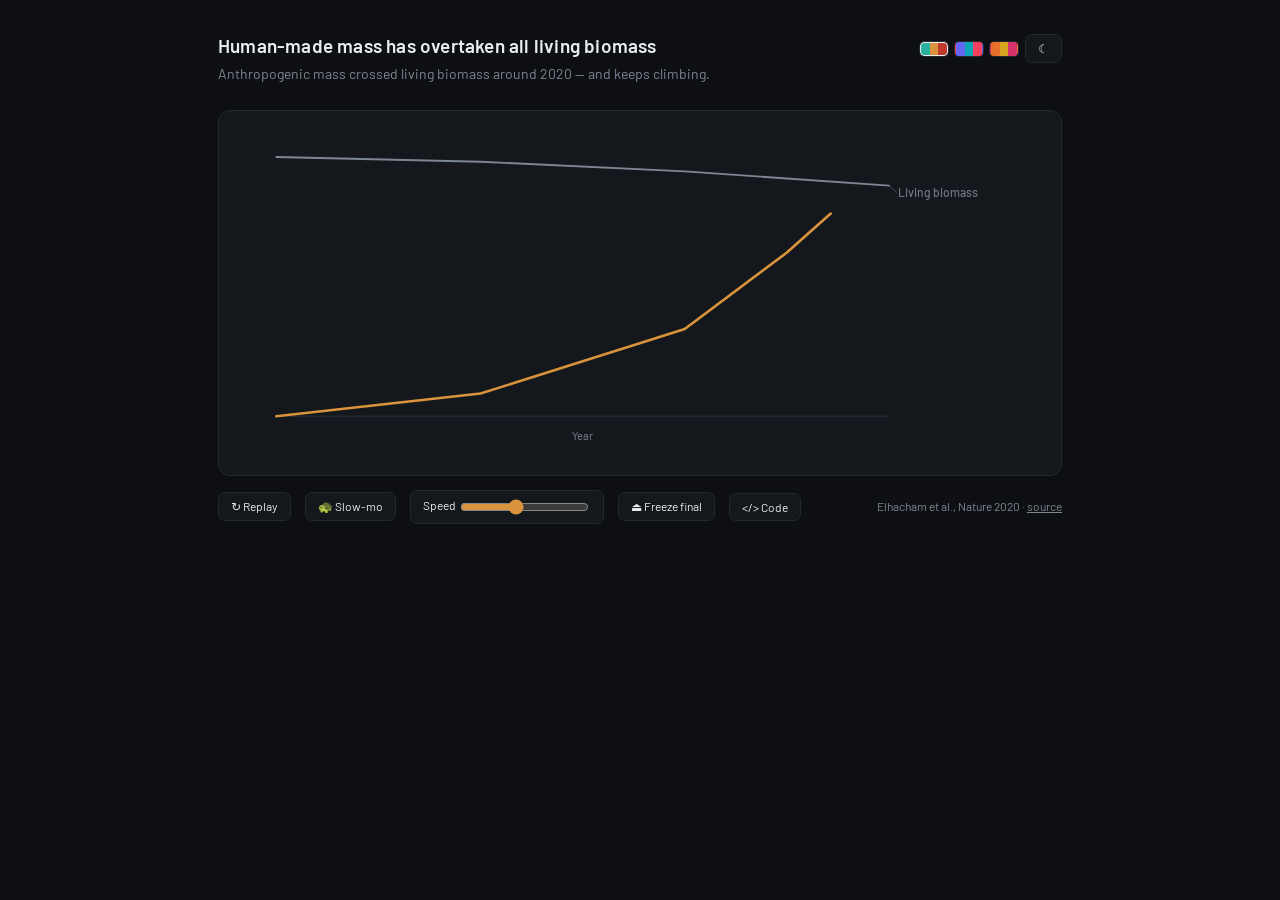
<file: examples/multiline_biomass.html>
<!doctype html>
<html lang="en"><head>
<meta charset="utf-8"><meta name="viewport" content="width=device-width, initial-scale=1">
<title>Human-made mass has overtaken all living biomass</title>
<link rel="preconnect" href="https://fonts.googleapis.com">
<link rel="preconnect" href="https://fonts.gstatic.com" crossorigin>
<link href="https://fonts.googleapis.com/css2?family=Barlow:wght@400;500;600;700&display=swap" rel="stylesheet">
<style>
  :root{
    --bg:#0d0f12; --panel:#14171c; --grid:#222831; --ink:#e8edf2; --muted:#7d8794;
    --red:#c0171f; --teal:#46b8a5; --amber:#d9933d;
  }
  *{box-sizing:border-box}
  html,body{margin:0;background:var(--bg);color:var(--ink);
    font-family:'Barlow',ui-sans-serif,system-ui,-apple-system,'Segoe UI',Roboto,sans-serif;}
  .wrap{max-width:900px;margin:0 auto;padding:34px 28px 26px;}
  header h1{font-size:19px;font-weight:600;letter-spacing:.2px;margin:0 0 6px;}
  header .take{font-size:14px;color:var(--muted);line-height:1.5;margin:0;max-width:64ch;}
  #stage{margin:26px 0 14px;background:var(--panel);border:1px solid var(--grid);
    border-radius:12px;padding:18px 20px 10px;cursor:pointer;}
  svg{display:block;width:100%;height:auto;font-variant-numeric:tabular-nums;}
  .val{font-variant-numeric:tabular-nums;font-weight:600;}
  footer{display:flex;flex-wrap:wrap;align-items:center;gap:14px;
    font-size:12px;color:var(--muted);}
  button,.ctrl{background:var(--panel);color:var(--ink);border:1px solid var(--grid);
    border-radius:7px;padding:6px 12px;font:inherit;font-size:12px;cursor:pointer;}
  button:hover{border-color:var(--muted);}
  input[type=range]{accent-color:var(--amber);vertical-align:middle;}
  .src{margin-left:auto;text-align:right;max-width:46ch;line-height:1.4;}
  .src a{color:var(--muted);}
  .pill{display:inline-block;padding:2px 8px;border:1px solid var(--grid);border-radius:20px;font-size:11px;}
  body.light{--bg:#fafaf7;--panel:#ffffff;--grid:#e6e7e2;--ink:#16181d;--muted:#6b7280;}
  .tools{display:flex;gap:7px;align-items:center;flex:none;}
  .schemeBtn{width:28px;height:14px;padding:0;border-radius:4px;border:1.5px solid transparent;cursor:pointer;box-shadow:0 0 0 1px var(--grid);}
  .schemeBtn.on{border-color:var(--ink);}
  dialog#codeDlg{background:var(--panel);color:var(--ink);border:1px solid var(--grid);border-radius:12px;max-width:90vw;width:760px;padding:0;}
  dialog#codeDlg .dh{display:flex;gap:10px;align-items:center;padding:10px 14px;border-bottom:1px solid var(--grid);}
  dialog#codeDlg pre{margin:0;padding:14px;overflow:auto;max-height:64vh;font:12px/1.5 ui-monospace,SFMono-Regular,monospace;white-space:pre-wrap;word-break:break-all;}
  dialog::backdrop{background:rgba(0,0,0,.55);}
</style></head>
<body><div class="wrap">
  <header style="display:flex;align-items:flex-start;gap:16px">
    <div style="flex:1;min-width:0">
      <h1>Human-made mass has overtaken all living biomass</h1>
      <p class="take">Anthropogenic mass crossed living biomass around 2020 — and keeps climbing.</p>
    </div>
    <div class="tools">
      <button class="schemeBtn" data-s="0" title="Aqua"></button>
      <button class="schemeBtn" data-s="1" title="Indigo"></button>
      <button class="schemeBtn" data-s="2" title="Ember"></button>
      <button id="mode" title="dark / light">&#9790;</button>
    </div>
  </header>
  <main id="stage" title="click to replay"><div id="chart-root"></div></main>
  <footer>
    <button id="replay">&#8635; Replay</button>
    <button id="slow" aria-pressed="false">&#128034; Slow-mo</button>
    <label class="ctrl">Speed <input id="speed" type="range" min="0.25" max="2" step="0.05" value="1"></label>
    <button id="freeze">&#9167; Freeze final</button>
    <button id="code">&lt;/&gt; Code</button>
    <span class="src">Elhacham et al., Nature 2020 &middot; <a href="https://www.nature.com/articles/s41586-020-3010-5">source</a></span>
  </footer>
  <dialog id="codeDlg">
    <div class="dh"><strong style="font-size:12px">Source &mdash; single self-contained file</strong>
      <button id="codeCopy" style="margin-left:auto">Copy</button><button id="codeClose">Close</button></div>
    <pre></pre>
  </dialog>
</div>
<script>

const qs = new URLSearchParams(location.search);
const REDUCE = matchMedia('(prefers-reduced-motion: reduce)').matches || qs.has('static');
let   SEEK   = qs.has('t') ? +qs.get('t') : null;
const Ease = {
  linear:    t => t,
  outCubic:  t => 1 - Math.pow(1 - t, 3),
  inCubic:   t => t*t*t,
  inOutCubic:t => t < .5 ? 4*t*t*t : 1 - Math.pow(-2*t+2,3)/2,
  outQuint:  t => 1 - Math.pow(1 - t, 5),
  outBack:   t => { const c1=1.70158,c3=c1+1; return 1+c3*Math.pow(t-1,3)+c1*Math.pow(t-1,2); },
};
const _run = new WeakMap();
function killAnims(stage){ const a=_run.get(stage); if(a){a.forEach(id=>cancelAnimationFrame(id)); _run.set(stage,[]);} }
function tween(stage, {dur, ease=Ease.outCubic, onUpdate, onDone}){
  if (SEEK !== null){ const t=Math.max(0,Math.min(1,SEEK/dur)); onUpdate(ease(t)); if(SEEK>=dur&&onDone)onDone(); return; }
  if (REDUCE){ onUpdate(1); if(onDone)onDone(); return; }
  const list=_run.get(stage)||[]; _run.set(stage,list); let start=null;
  const step=ts=>{ if(start===null)start=ts; const t=Math.min(1,(ts-start)/dur);
    onUpdate(ease(t)); if(t<1) list.push(requestAnimationFrame(step)); else if(onDone) onDone(); };
  list.push(requestAnimationFrame(step));
}
// per-mark sub-clock: map global t -> local 0..1 over [start,start+dur] (fractions)
const sub = (t,start,dur) => Math.max(0, Math.min(1,(t-start)/dur));

/* =====================================================================
   RAIL — shared safety rails. EVERY builder routes its labels/axis through
   these so a chart type can't be added without inheriting the de-collision,
   honest-direction, gutter, and inset guarantees.
   ===================================================================== */
const RAIL = (function(){
  const INSET = 16;                          // min inset on all four sides of the viewBox
  function textW(s, fs){ return (''+s).length * fs * 0.58; }   // dependency-free width estimate
  function reserveGutter(labels, fs, pad){
    fs=fs||14; pad=pad==null?16:pad; let w=0;
    (labels||[]).forEach(l=>{ w=Math.max(w, textW(l,fs)); });
    return Math.max(INSET+8, Math.ceil(w + pad + INSET));
  }
  function placeValueLabel(xEnd, x0, opts){
    opts=opts||{}; const pad=opts.pad==null?8:opts.pad;
    const neg = xEnd < x0;
    if(!neg) return { x:xEnd+pad, anchor:'start' };
    const barW=Math.abs(x0-xEnd);
    if(opts.textW!=null && opts.textW+pad*2 < barW) return { x:x0-pad, anchor:'end' };
    return { x:x0+pad, anchor:'start' };
  }
  function orderTimeAxis(items, xLeft, xRight){
    const s=items.map((d,i)=>({...d,_orig:i})).sort((a,b)=>a.t-b.t), n=s.length;
    s.forEach((d,k)=>{ d._ti=k; d.x = n>1 ? xLeft+(k/(n-1))*(xRight-xLeft) : xLeft; });
    return s;
  }
  function orderPair(startVal, endVal, xLeft, xRight){
    const down=endVal<startVal;
    const deltaPct = startVal!==0 ? Math.round((endVal-startVal)/Math.abs(startVal)*100) : 0;
    const arrow = down?'↓':(endVal>startVal?'↑':'→'), sign = deltaPct>0?'+':'';
    return { xStart:xLeft, xEnd:xRight, down, deltaPct, deltaLabel:arrow+' '+sign+deltaPct+'%' };
  }
  function noOverlap(boxes, lineH){
    lineH=lineH||18;
    const o=boxes.map((b,i)=>({i,y:b.y,h:b.h||lineH})).sort((a,b)=>a.y-b.y);
    for(let k=1;k<o.length;k++){ const m=o[k-1].y+Math.max(o[k-1].h,lineH); if(o[k].y<m)o[k].y=m; }
    o.forEach(x=>{ boxes[x.i].y=x.y; }); return boxes;
  }
  function externalize(segLenPx, label, fs){ return textW(label,fs||12)+10 > segLenPx; }
  return { INSET, textW, reserveGutter, placeValueLabel, orderTimeAxis, orderPair, noOverlap, externalize };
})();


const SPEC = {"chart": "multiline", "title": "Human-made mass has overtaken all living biomass", "takeaway": "Anthropogenic mass crossed living biomass around 2020 \u2014 and keeps climbing.", "source": "Elhacham et al., Nature 2020", "source_url": "https://www.nature.com/articles/s41586-020-3010-5", "unit": "Tt", "value_format": "0.0", "duration": 2000, "x_label": "Year", "focus": "Human-made mass", "series": [{"label": "Human-made mass", "points": [[1900, 0.035], [1940, 0.13], [1980, 0.4], [2000, 0.72], [2020, 1.1]]}, {"label": "Living biomass", "points": [[1900, 1.12], [1940, 1.1], [1980, 1.06], [2000, 1.03], [2020, 1.0]]}]};
const NS='http://www.w3.org/2000/svg';
const root=document.getElementById('chart-root');
let CHART = (SPEC.chart||'bar'); if(CHART==='hbar') CHART='bar';

const C = {protagonist:'var(--amber)', good:'var(--teal)', up:'var(--teal)',
           bad:'var(--red)', down:'var(--red)', context:'var(--muted)'};

/* ---- accent resolution: lite spec uses `focus` (a label) or per-row `role`.
   If neither, the largest-MAGNITUDE item is the protagonist. ACCENT(label,value)
   answers "is this the focus item?". roleColor() honours explicit up/down/good/bad. */
function _rowsForAccent(){
  if(Array.isArray(SPEC.rows)) return SPEC.rows.map(r=>({label:r.label, mag:Math.abs(+r.value||0)}));
  if(Array.isArray(SPEC.series)) return SPEC.series.map(s=>{
    let m=0; (s.points||[]).forEach(p=>{m=Math.max(m,Math.abs(+p[1]||0));});
    (s.values||[]).forEach(v=>{m=Math.max(m,Math.abs(+v||0));});
    return {label:s.label, mag:m};
  });
  if(Array.isArray(SPEC.points)) return SPEC.points.map(p=>({label:p.label, mag:Math.abs(+(p.size||p.y)||0)}));
  return [];
}
const _accentLabel = (function(){
  if(SPEC.focus!=null) return SPEC.focus;
  // explicit role wins if present
  const withRole = (SPEC.rows||SPEC.series||SPEC.points||[]).find(o=>{
    const r=o.role; return r==='protagonist';
  });
  if(withRole) return withRole.label;
  // else largest magnitude
  const rs=_rowsForAccent(); if(!rs.length) return null;
  let best=rs[0]; rs.forEach(r=>{ if(r.mag>best.mag) best=r; });
  return best.label;
})();
function isAccent(label, role){
  if(role==='protagonist') return true;
  if(_accentLabel!=null && label!=null && label===_accentLabel) return true;
  return false;
}
// colour for a row/series respecting role semantics, then accent, then context.
function colorFor(o){
  const role=o.role;
  if(role==='good'||role==='up') return C.good;
  if(role==='bad'||role==='down') return C.bad;
  if(isAccent(o.label, role)) return C.protagonist;
  if(CHART==='diverging' && typeof o.value==='number')
    return o.value<0 ? C.down : (o.value>0?C.up:C.context);
  return C.context;
}
function fmt(v){
  const f=SPEC.value_format||'0';
  const u=SPEC.unit||'';
  if(f.indexOf('%')>=0) return (Math.round(v*10)/10)+'%';
  let s = f.indexOf('.')>=0 ? (+v).toFixed(1) : Math.round(v).toString();
  if(f[0]==='+' && v>0) s='+'+s;
  return s + (u && u!=='%' ? '' : (u==='%'?'%':''));
}
// value + unit for end/value labels (unit shown unless format already is a %)
function fmtU(v){
  const f=SPEC.value_format||'0', u=SPEC.unit||'';
  let base=fmt(v);
  if(u && u!=='%' && f.indexOf('%')<0) base = base+u;
  return base;
}

/* =====================================================================
   KPI — one big number 0->value, context sub-label + optional sparkline.
   ===================================================================== */
const KPI = (function(){
  const W=860, H=300, cx=W/2;
  const val = (typeof SPEC.value==='number') ? SPEC.value
            : (SPEC.rows && SPEC.rows.length ? +SPEC.rows[0].value : 0);
  const spark = Array.isArray(SPEC.sparkline) ? SPEC.sparkline
              : (Array.isArray(SPEC.spark) ? SPEC.spark : null);
  let numEl;
  function build(){
    root.innerHTML='';
    const svg=document.createElementNS(NS,'svg'); svg.setAttribute('viewBox',`0 0 ${W} ${H}`);
    if(spark && spark.length>1){
      const sw=320, sh=54, sx=cx-sw/2, sy=44;
      const lo=Math.min(...spark), hi=Math.max(...spark), rng=(hi-lo)||1;
      const X=i=>sx+(i/(spark.length-1))*sw, Y=v=>sy+sh-((v-lo)/rng)*sh;
      const dd=spark.map((v,i)=>(i?'L':'M')+X(i).toFixed(1)+' '+Y(v).toFixed(1)).join(' ');
      const pa=document.createElementNS(NS,'path');
      pa.setAttribute('d',dd);pa.setAttribute('fill','none');pa.setAttribute('stroke','var(--muted)');
      pa.setAttribute('stroke-width','2');pa.setAttribute('stroke-linejoin','round');pa.setAttribute('stroke-linecap','round');
      pa.id='kspark'; svg.appendChild(pa);
      const dot=document.createElementNS(NS,'circle');
      dot.setAttribute('cx',X(spark.length-1));dot.setAttribute('cy',Y(spark[spark.length-1]));dot.setAttribute('r',3.5);
      dot.setAttribute('fill','var(--amber)'); dot.id='ksparkdot'; svg.appendChild(dot);
    }
    numEl=document.createElementNS(NS,'text');
    numEl.setAttribute('x',cx);numEl.setAttribute('y', spark?168:150);numEl.setAttribute('text-anchor','middle');
    numEl.setAttribute('fill','var(--amber)');numEl.setAttribute('font-size','96');numEl.setAttribute('font-weight','700');
    numEl.setAttribute('class','val'); numEl.id='knum'; svg.appendChild(numEl);
    const subl=document.createElementNS(NS,'text');
    subl.setAttribute('x',cx);subl.setAttribute('y', spark?210:194);subl.setAttribute('text-anchor','middle');
    subl.setAttribute('fill','var(--muted)');subl.setAttribute('font-size','17');subl.setAttribute('letter-spacing','.3');
    subl.textContent=SPEC.kpi_label||SPEC.unit||''; svg.appendChild(subl);
    root.appendChild(svg);
  }
  function render(t){
    const e=Ease.outQuint(sub(t,0.0,0.85));
    if(numEl) numEl.textContent=fmt(val*e);
    const sp=document.getElementById('kspark'), spd=document.getElementById('ksparkdot');
    if(sp){ const o=Ease.outCubic(sub(t,0.0,0.55)); sp.setAttribute('opacity',o); if(spd)spd.setAttribute('opacity',Ease.outCubic(sub(t,0.5,0.4))); }
  }
  return {build,render};
})();

/* =====================================================================
   BAR / hbar / diverging — horizontal bars grow from baseline.
   Accent row lands last + longest; context recedes. RAIL gutter + value labels.
   ===================================================================== */
const BAR = (function(){
  const rows=SPEC.rows||[], n=rows.length;
  const W=860, rowH=46, padR=70, padT=28, padB=34;
  const H=padT+padB+Math.max(1,n)*rowH;
  const padL = Math.max(120, RAIL.reserveGutter(rows.map(r=>r.label), 14, 16));
  const innerW = W-padL-padR;
  const _vals=rows.map(r=>+r.value);
  const _lo=Math.min(0,..._vals), _hi=Math.max(0,..._vals);
  const _pad=((_hi-_lo)||1)*0.10;
  const DLO=_lo-(_lo<0?_pad:0), DHI=_hi+(_hi>0?_pad:0);
  const diverging = (CHART==='diverging');
  function xOf(v){
    if(diverging){ return padL + ((v-DLO)/((DHI-DLO)||1))*innerW; }
    return padL + (Math.max(0,v)/(DHI||1))*innerW;
  }
  function xZero(){ return diverging ? xOf(0) : padL; }
  const accentIdx = rows.findIndex(r=>isAccent(r.label, r.role));
  function build(){
    root.innerHTML='';
    const svg=document.createElementNS(NS,'svg'); svg.setAttribute('viewBox',`0 0 ${W} ${H}`);
    const zx=xZero();
    const axis=document.createElementNS(NS,'line');
    axis.setAttribute('x1',zx);axis.setAttribute('x2',zx);axis.setAttribute('y1',padT-6);axis.setAttribute('y2',H-padB+4);
    axis.setAttribute('stroke','var(--grid)');axis.setAttribute('stroke-width','1.5'); svg.appendChild(axis);
    if(diverging){
      const zlab=document.createElementNS(NS,'text');
      zlab.setAttribute('x',zx);zlab.setAttribute('y',H-padB+20);zlab.setAttribute('text-anchor','middle');
      zlab.setAttribute('fill','var(--muted)');zlab.setAttribute('font-size','11');
      zlab.textContent = SPEC.baseline_label||'0'; svg.appendChild(zlab);
    }
    rows.forEach((r,i)=>{
      const y=padT+i*rowH, h=rowH*0.52;
      const g=document.createElementNS(NS,'g'); g.dataset.i=i;
      const lab=document.createElementNS(NS,'text');
      lab.setAttribute('x',padL-16);lab.setAttribute('y',y+h*0.5+5);lab.setAttribute('text-anchor','end');
      lab.setAttribute('fill','var(--ink)');lab.setAttribute('font-size','14');lab.setAttribute('font-weight','500');
      lab.textContent=r.label; lab.id='lab'+i; g.appendChild(lab);
      const bar=document.createElementNS(NS,'rect');
      bar.setAttribute('y',y);bar.setAttribute('height',h);bar.setAttribute('rx',3);
      bar.setAttribute('fill',colorFor(r)); bar.id='bar'+i; g.appendChild(bar);
      const v=document.createElementNS(NS,'text');
      v.setAttribute('y',y+h*0.5+5);v.setAttribute('font-size','13');v.setAttribute('class','val');
      v.setAttribute('fill',colorFor(r)); v.id='val'+i; g.appendChild(v);
      svg.appendChild(g);
    });
    root.appendChild(svg);
  }
  function drawRow(i, lt){
    const r=rows[i], y=padT+i*rowH, h=rowH*0.52;
    const cur=r.value*lt, x=xOf(cur), x0=xOf(0);
    const bar=document.getElementById('bar'+i);
    bar.setAttribute('x',Math.min(x0,x)); bar.setAttribute('width',Math.max(1,Math.abs(x-x0)));
    const v=document.getElementById('val'+i);
    v.textContent = fmtU(cur);
    const tw = RAIL.textW(v.textContent, 13);
    const pos = RAIL.placeValueLabel(x, x0, {textW:tw, pad:8});
    v.setAttribute('x', pos.x);
    v.setAttribute('text-anchor', pos.anchor);
    // RAIL anchor:'end' means the label sits INSIDE the (negative) bar near zero;
    // a coloured label on its own coloured fill is unreadable, so switch to bg ink.
    v.setAttribute('fill', pos.anchor==='end' ? 'var(--bg)' : colorFor(r));
  }
  function render(t){
    let ci=0;
    rows.forEach((r,i)=>{ if(i===accentIdx) return;
      const start=0.03 + ci*0.07; ci++;
      drawRow(i, Ease.outCubic(sub(t,start,0.18)));
    });
    if(accentIdx>=0) drawRow(accentIdx, Ease.outQuint(sub(t,0.40,0.42)));
    const d = Ease.inOutCubic(sub(t,0.46,0.30));
    rows.forEach((r,i)=>{ if(i===accentIdx) return;
      document.getElementById('bar'+i).setAttribute('opacity',1-0.62*d);
      document.getElementById('lab'+i).setAttribute('opacity',1-0.50*d);
      document.getElementById('val'+i).setAttribute('opacity',1-0.55*d);
    });
  }
  return {build,render};
})();

/* =====================================================================
   COLUMN — vertical bars grow from baseline.
   ===================================================================== */
const COL = (function(){
  const W=860, padR=24, padT=30, padB=46;
  const rows=SPEC.rows||[], n=rows.length, H=360;
  const padL = Math.max(46, RAIL.INSET+8);
  const innerW=W-padL-padR, y0=H-padB;
  const _vals=rows.map(r=>+r.value);
  const DHI=Math.max(0,..._vals)*1.10 || 1;
  const gw=innerW/Math.max(1,n), bw=Math.min(gw*0.60, 84);
  const accentIdx=rows.findIndex(r=>isAccent(r.label, r.role));
  function build(){
    root.innerHTML='';
    const svg=document.createElementNS(NS,'svg'); svg.setAttribute('viewBox',`0 0 ${W} ${H}`);
    const ax=document.createElementNS(NS,'line');
    ax.setAttribute('x1',padL-6);ax.setAttribute('x2',W-padR);ax.setAttribute('y1',y0);ax.setAttribute('y2',y0);
    ax.setAttribute('stroke','var(--grid)');ax.setAttribute('stroke-width','1.5'); svg.appendChild(ax);
    rows.forEach((r,i)=>{
      const cx=padL+gw*i+gw/2, bx=cx-bw/2;
      const g=document.createElementNS(NS,'g'); g.dataset.i=i;
      const bar=document.createElementNS(NS,'rect');
      bar.setAttribute('x',bx);bar.setAttribute('width',bw);bar.setAttribute('rx',3);
      bar.setAttribute('fill',colorFor(r)); bar.id='cbar'+i; g.appendChild(bar);
      const v=document.createElementNS(NS,'text');
      v.setAttribute('x',cx);v.setAttribute('text-anchor','middle');v.setAttribute('font-size','14');
      v.setAttribute('class','val');v.setAttribute('fill',colorFor(r)); v.id='cval'+i; g.appendChild(v);
      const lab=document.createElementNS(NS,'text');
      lab.setAttribute('x',cx);lab.setAttribute('y',y0+22);lab.setAttribute('text-anchor','middle');
      lab.setAttribute('fill','var(--ink)');lab.setAttribute('font-size','13');lab.setAttribute('font-weight','500');
      lab.textContent=r.label; lab.id='clab'+i; g.appendChild(lab);
      svg.appendChild(g);
    });
    root.appendChild(svg);
  }
  function drawCol(i,lt){
    const r=rows[i], cx=padL+gw*i+gw/2, cur=r.value*lt;
    const h=Math.max(0,(cur/DHI))*(y0-padT);
    const bar=document.getElementById('cbar'+i);
    bar.setAttribute('y',y0-h); bar.setAttribute('height',h);
    const v=document.getElementById('cval'+i);
    v.setAttribute('y', y0-h-7); v.textContent=fmtU(cur);
  }
  function render(t){
    let ci=0;
    rows.forEach((r,i)=>{ if(i===accentIdx) return;
      const start=0.03+ci*0.07; ci++;
      drawCol(i, Ease.outCubic(sub(t,start,0.20)));
    });
    if(accentIdx>=0) drawCol(accentIdx, Ease.outQuint(sub(t,0.42,0.42)));
    const d=Ease.inOutCubic(sub(t,0.48,0.30));
    rows.forEach((r,i)=>{ if(i===accentIdx) return;
      document.getElementById('cbar'+i).setAttribute('opacity',1-0.60*d);
      document.getElementById('cval'+i).setAttribute('opacity',1-0.55*d);
      document.getElementById('clab'+i).setAttribute('opacity',1-0.45*d);
    });
  }
  return {build,render};
})();

/* =====================================================================
   LOLLIPOP — ranking; stem draws + dot pops. Accent row accented.
   ===================================================================== */
const LOLLI = (function(){
  const rows=SPEC.rows||[], n=rows.length;
  const W=860, padR=70, padT=24, rowH=46, padB=20;
  const padL=Math.max(120, RAIL.reserveGutter(rows.map(r=>r.label),14,16));
  const H=padT+padB+Math.max(1,n)*rowH, innerW=W-padL-padR;
  const DHI=Math.max(...rows.map(r=>+r.value), 0)*1.08 || 1;
  const X=v=>padL+(Math.max(0,v)/DHI)*innerW;
  const accentIdx=rows.findIndex(r=>isAccent(r.label, r.role));
  function build(){
    root.innerHTML='';
    const svg=document.createElementNS(NS,'svg'); svg.setAttribute('viewBox',`0 0 ${W} ${H}`);
    const ax=document.createElementNS(NS,'line');
    ax.setAttribute('x1',padL);ax.setAttribute('x2',padL);ax.setAttribute('y1',padT-4);ax.setAttribute('y2',H-padB+4);
    ax.setAttribute('stroke','var(--grid)');ax.setAttribute('stroke-width','1.5'); svg.appendChild(ax);
    rows.forEach((r,i)=>{
      const y=padT+i*rowH+rowH/2, col=colorFor(r), proto=i===accentIdx;
      const lab=document.createElementNS(NS,'text');
      lab.setAttribute('x',padL-16);lab.setAttribute('y',y+5);lab.setAttribute('text-anchor','end');
      lab.setAttribute('fill',proto?'var(--ink)':'var(--muted)');lab.setAttribute('font-size','14');
      lab.setAttribute('font-weight',proto?600:500);lab.textContent=r.label; lab.id='llab'+i; svg.appendChild(lab);
      const stem=document.createElementNS(NS,'line');
      stem.setAttribute('x1',padL);stem.setAttribute('y1',y);stem.setAttribute('x2',padL);stem.setAttribute('y2',y);
      stem.setAttribute('stroke',proto?col:'var(--grid)');stem.setAttribute('stroke-width',proto?2.4:2);
      stem.id='lstem'+i; svg.appendChild(stem);
      const dot=document.createElementNS(NS,'circle');
      dot.setAttribute('cx',padL);dot.setAttribute('cy',y);dot.setAttribute('r',0);dot.setAttribute('fill',col);
      dot.id='ldot'+i; svg.appendChild(dot);
      const v=document.createElementNS(NS,'text');
      v.setAttribute('y',y+5);v.setAttribute('font-size','13');v.setAttribute('class','val');v.setAttribute('fill',col);
      v.id='lval'+i; svg.appendChild(v);
    });
    root.appendChild(svg);
  }
  function drawRow(i,lt){
    const r=rows[i], y=padT+i*rowH+rowH/2, x=X(r.value*lt), proto=i===accentIdx;
    document.getElementById('lstem'+i).setAttribute('x2',x);
    const dot=document.getElementById('ldot'+i); dot.setAttribute('cx',x); dot.setAttribute('r',(proto?7:5.5)*Math.min(1,lt*1.3));
    const v=document.getElementById('lval'+i); v.setAttribute('x',x+10); v.textContent=fmtU(r.value*lt);
  }
  function render(t){
    let ci=0;
    rows.forEach((r,i)=>{ if(i===accentIdx) return;
      const start=0.03+ci*0.06; ci++; drawRow(i,Ease.outCubic(sub(t,start,0.30))); });
    if(accentIdx>=0) drawRow(accentIdx,Ease.outBack(sub(t,0.45,0.40)));
    const d=Ease.inOutCubic(sub(t,0.5,0.3));
    rows.forEach((r,i)=>{ if(i===accentIdx) return;
      ['lstem','ldot','lval'].forEach(p=>document.getElementById(p+i).setAttribute('opacity',1-0.5*d)); });
  }
  return {build,render};
})();

/* =====================================================================
   LINE / AREA — single series over an ordered x. Draw-on / wipe reveal.
   Spec: series:[{label, points:[[x,y],...]}]. Uses first series.
   ===================================================================== */
const LINE = (function(){
  const isArea = (CHART==='area');
  const s = (SPEC.series && SPEC.series[0]) ? SPEC.series[0] : {label:'', points:[]};
  const pts = (s.points||[]).slice().sort((a,b)=>a[0]-b[0]);
  const xs=pts.map(p=>+p[0]), ys=pts.map(p=>+p[1]), n=pts.length;
  const endTxt = fmtU(ys.length?ys[n-1]:0);
  const endLbl = (s.label? s.label+'  ':'') + endTxt;   // direct end-label = series + value
  const W=860, padL=Math.max(40,RAIL.INSET+24), padT=30, padB=52;
  const padR=Math.max(64, Math.ceil(RAIL.textW(endLbl,15)+14+RAIL.INSET));
  const H=360, innerW=W-padL-padR, baseY=H-padB;
  const xlo=Math.min(...xs), xhi=Math.max(...xs), xr=(xhi-xlo)||1;
  const ylo=Math.min(isArea?0:Math.min(...ys),...ys), yhi=Math.max(...ys), yr=(yhi-ylo)||1;
  const X=v=>padL+((v-xlo)/xr)*innerW, Y=v=>baseY-((v-ylo)/yr)*(baseY-padT);
  let pathEl, fillEl, clipRect, L, dotEl;
  function build(){
    root.innerHTML='';
    const svg=document.createElementNS(NS,'svg'); svg.setAttribute('viewBox',`0 0 ${W} ${H}`);
    const uid='ln'+Math.random().toString(36).slice(2,7);
    if(isArea){
      const defs=document.createElementNS(NS,'defs');
      const grad=document.createElementNS(NS,'linearGradient');
      grad.id=uid+'g';grad.setAttribute('x1','0');grad.setAttribute('y1','0');grad.setAttribute('x2','0');grad.setAttribute('y2','1');
      [['0','0.42'],['1','0.03']].forEach(([off,op])=>{const st=document.createElementNS(NS,'stop');
        st.setAttribute('offset',off);st.setAttribute('stop-color','var(--amber)');st.setAttribute('stop-opacity',op);grad.appendChild(st);});
      const clip=document.createElementNS(NS,'clipPath'); clip.id=uid+'c';
      clipRect=document.createElementNS(NS,'rect');
      clipRect.setAttribute('x',padL);clipRect.setAttribute('y','0');clipRect.setAttribute('width','0');clipRect.setAttribute('height',H);
      clip.appendChild(clipRect); defs.appendChild(grad); defs.appendChild(clip); svg.appendChild(defs);
      svg.dataset.uid=uid;
    }
    const ax=document.createElementNS(NS,'line');
    ax.setAttribute('x1',padL);ax.setAttribute('x2',W-padR);ax.setAttribute('y1',baseY);ax.setAttribute('y2',baseY);
    ax.setAttribute('stroke','var(--grid)');ax.setAttribute('stroke-width','1.5'); svg.appendChild(ax);
    // axis label (x_label) — sits below the axis, inside the bottom inset
    if(SPEC.x_label){ const t=document.createElementNS(NS,'text');
      t.setAttribute('x',(padL+W-padR)/2);t.setAttribute('y',baseY+26);t.setAttribute('text-anchor','middle');
      t.setAttribute('fill','var(--muted)');t.setAttribute('font-size','12'); t.textContent=SPEC.x_label; svg.appendChild(t); }
    const dd=pts.map((p,i)=>(i?'L':'M')+X(p[0]).toFixed(1)+' '+Y(p[1]).toFixed(1)).join(' ');
    if(isArea){
      fillEl=document.createElementNS(NS,'path');
      fillEl.setAttribute('d',dd+` L${X(xs[n-1]).toFixed(1)} ${baseY} L${X(xs[0]).toFixed(1)} ${baseY} Z`);
      fillEl.setAttribute('fill',`url(#${uid}g)`);fillEl.setAttribute('clip-path',`url(#${uid}c)`); svg.appendChild(fillEl);
    }
    pathEl=document.createElementNS(NS,'path');
    pathEl.setAttribute('d',dd);pathEl.setAttribute('fill','none');pathEl.setAttribute('stroke','var(--amber)');
    pathEl.setAttribute('stroke-width','2.6');pathEl.setAttribute('stroke-linejoin','round');pathEl.setAttribute('stroke-linecap','round');
    if(isArea) pathEl.setAttribute('clip-path',`url(#${uid}c)`);
    svg.appendChild(pathEl);
    L = pathEl.getTotalLength ? pathEl.getTotalLength() : innerW;
    if(!isArea) pathEl.setAttribute('stroke-dasharray',L);
    const lx=X(xs[n-1]), ly=Y(ys[n-1]);
    dotEl=document.createElementNS(NS,'circle');
    dotEl.setAttribute('cx',lx);dotEl.setAttribute('cy',ly);dotEl.setAttribute('r',4);dotEl.setAttribute('fill','var(--amber)');
    svg.appendChild(dotEl);
    const vl=document.createElementNS(NS,'text');
    const lyc=Math.max(padT+RAIL.INSET, Math.min(H-padB-RAIL.INSET, ly+5));
    vl.setAttribute('x',lx+10);vl.setAttribute('y',lyc);vl.setAttribute('fill','var(--amber)');
    vl.setAttribute('font-size','15');vl.setAttribute('class','val');vl.setAttribute('font-weight','600');
    vl.textContent = endLbl; vl.id='lend'; svg.appendChild(vl);
    root.appendChild(svg);
  }
  function render(t){
    const dr=Ease.outCubic(sub(t,0,0.82));
    if(isArea){ if(clipRect) clipRect.setAttribute('width',innerW*dr); }
    else { pathEl.setAttribute('stroke-dashoffset',L*(1-dr)); }
    const o=Ease.outCubic(sub(t,0.78,0.22));
    dotEl.setAttribute('opacity',o); const e=document.getElementById('lend'); if(e)e.setAttribute('opacity',o);
  }
  return {build,render};
})();

/* =====================================================================
   MULTILINE — 2-4 series, draw-on, DIRECT de-collided end-labels.
   Spec: series:[{label, points:[[x,y],...], role?}].
   ===================================================================== */
const MULTI = (function(){
  const S=(SPEC.series||[]).map(s=>({label:s.label, role:s.role,
    points:(s.points||[]).slice().sort((a,b)=>a[0]-b[0])}));
  const lblFs=15, LINEH=22;   // de-collision line-height (real Barlow @15px renders ~20px tall)
  const W=860, padL=Math.max(40,RAIL.INSET+24), padT=30, padB=52;
  const padR=Math.max(80, Math.ceil(Math.max(0,...S.map(s=>RAIL.textW(s.label,lblFs)))+16+RAIL.INSET));
  const H=360, innerW=W-padL-padR, baseY=H-padB;
  const allX=S.flatMap(s=>s.points.map(p=>+p[0]));
  const allY=S.flatMap(s=>s.points.map(p=>+p[1]));
  const xlo=Math.min(...allX), xhi=Math.max(...allX), xr=(xhi-xlo)||1;
  const ylo=Math.min(...allY), yhi=Math.max(...allY), yr=(yhi-ylo)||1;
  const X=v=>padL+((v-xlo)/xr)*innerW, Y=v=>baseY-((v-ylo)/yr)*(baseY-padT);
  const accentIdx=S.findIndex(s=>isAccent(s.label, s.role));
  const paths=[];
  function endY(s){ const p=s.points; return Y(p[p.length-1][1]); }
  function labelYs(){
    // clamp the top floor FIRST so the de-collision sees real positions, then
    // de-collide downward (so a label parked at the floor can't be re-buried).
    const top=padT+RAIL.INSET, bot=H-padB-RAIL.INSET;
    const boxes=S.map((s,si)=>({si,y:Math.max(top, Math.min(bot, endY(s))),h:LINEH}));
    RAIL.noOverlap(boxes,LINEH);
    const out=[]; boxes.forEach(b=>{ out[b.si]=Math.min(bot, b.y); });
    return out;
  }
  function build(){
    root.innerHTML='';
    const svg=document.createElementNS(NS,'svg'); svg.setAttribute('viewBox',`0 0 ${W} ${H}`);
    const ax=document.createElementNS(NS,'line');
    ax.setAttribute('x1',padL);ax.setAttribute('x2',W-padR);ax.setAttribute('y1',baseY);ax.setAttribute('y2',baseY);
    ax.setAttribute('stroke','var(--grid)');ax.setAttribute('stroke-width','1.5'); svg.appendChild(ax);
    if(SPEC.x_label){ const t=document.createElementNS(NS,'text');
      t.setAttribute('x',(padL+W-padR)/2);t.setAttribute('y',baseY+26);t.setAttribute('text-anchor','middle');
      t.setAttribute('fill','var(--muted)');t.setAttribute('font-size','12'); t.textContent=SPEC.x_label; svg.appendChild(t); }
    paths.length=0; const lys=labelYs();
    S.forEach((s,si)=>{
      const proto=si===accentIdx, col= proto ? 'var(--amber)' : 'var(--muted)';
      const dd=s.points.map((p,i)=>(i?'L':'M')+X(p[0]).toFixed(1)+' '+Y(p[1]).toFixed(1)).join(' ');
      const pa=document.createElementNS(NS,'path');
      pa.setAttribute('d',dd);pa.setAttribute('fill','none');pa.setAttribute('stroke',col);
      pa.setAttribute('stroke-width', proto?2.8:2);pa.setAttribute('stroke-linejoin','round');pa.setAttribute('stroke-linecap','round');
      svg.appendChild(pa);
      const L = pa.getTotalLength ? pa.getTotalLength() : innerW; pa.setAttribute('stroke-dasharray',L);
      const lp=s.points[s.points.length-1];
      const lx=X(lp[0]);
      // leader if the label was nudged off its line endpoint
      if(Math.abs(lys[si]-endY(s))>2){
        const ld=document.createElementNS(NS,'path');
        ld.setAttribute('d',`M${lx} ${endY(s).toFixed(1)} L${(lx+8).toFixed(1)} ${lys[si].toFixed(1)}`);
        ld.setAttribute('fill','none');ld.setAttribute('stroke',col);ld.setAttribute('stroke-width','1');ld.setAttribute('opacity','.5');
        ld.id='mld'+si; svg.appendChild(ld);
      }
      const lab=document.createElementNS(NS,'text');
      lab.setAttribute('x',lx+10);lab.setAttribute('y',lys[si]+5);lab.setAttribute('fill',col);
      lab.setAttribute('font-size', proto?15:13);lab.setAttribute('font-weight', proto?600:500);
      lab.textContent=s.label; lab.id='mlab'+si; svg.appendChild(lab);
      paths.push({pa,L});
    });
    root.appendChild(svg);
  }
  function render(t){
    S.forEach((s,si)=>{
      const proto=si===accentIdx;
      const start = proto ? 0.30 : 0.04 + si*0.05;
      const dur   = proto ? 0.55 : 0.5;
      const dr=Ease.outCubic(sub(t,start,dur));
      paths[si].pa.setAttribute('stroke-dashoffset',paths[si].L*(1-dr));
      const o=Ease.outCubic(sub(t,start+dur*0.8,0.2));
      document.getElementById('mlab'+si).setAttribute('opacity',o);
      const ld=document.getElementById('mld'+si); if(ld)ld.setAttribute('opacity',0.5*o);
    });
  }
  return {build,render};
})();

/* =====================================================================
   STACKED — parts of a whole across categories (pie replacement).
   Spec: categories:[...], series:[{label, values:[...], role?}].
   data[category][series]; one accent series highlighted; direct de-collided labels.
   ===================================================================== */
const STACK = (function(){
  const cats=SPEC.categories||[];
  const series=(SPEC.series||[]);
  const m=cats.length, k=series.length;
  // build D[ci][si]
  const D=[]; for(let ci=0;ci<m;ci++){ D.push(series.map(s=>+(s.values&&s.values[ci]||0))); }
  const segFs=14;
  const W=860, padL=Math.max(70,RAIL.INSET+8), padT=24, padB=44;
  const padR=Math.max(120, Math.ceil(Math.max(0,...series.map(s=>RAIL.textW(s.label,segFs)))+24+RAIL.INSET));
  const H=360, innerH=H-padT-padB, innerW=W-padL-padR;
  const gw=innerW/Math.max(1,m), bw=Math.min(gw*0.5,96);
  const totals=D.map(row=>row.reduce((a,b)=>a+b,0));
  const protoSeg=series.findIndex(s=>isAccent(s.label, s.role));
  const segColor=si=> si===protoSeg ? 'var(--amber)' : 'var(--muted)';
  const cells=[];
  function geom(){
    cells.length=0;
    D.forEach((row,ci)=>{
      const tot=totals[ci]||1;
      const x=padL+gw*ci+(gw-bw)/2; let accFrac=0;
      row.forEach((v,si)=>{
        const frac=v/tot;
        const yTop=padT+innerH*accFrac, h=innerH*frac;
        cells.push({ci,si,x,yTop,h,frac:v/(totals[ci]||1)});
        accFrac+=frac;
      });
    });
  }
  function build(){
    root.innerHTML=''; geom();
    const svg=document.createElementNS(NS,'svg'); svg.setAttribute('viewBox',`0 0 ${W} ${H}`);
    cells.forEach((c,idx)=>{
      const r=document.createElementNS(NS,'rect');
      r.setAttribute('x',c.x);r.setAttribute('width',bw);
      r.setAttribute('fill',segColor(c.si));
      r.setAttribute('opacity', c.si===protoSeg?1:0.55);
      r.id='seg'+idx; svg.appendChild(r);
    });
    cats.forEach((cat,ci)=>{
      const cx=padL+gw*ci+gw/2;
      const t=document.createElementNS(NS,'text');
      t.setAttribute('x',cx);t.setAttribute('y',H-padB+22);t.setAttribute('text-anchor','middle');
      t.setAttribute('fill','var(--ink)');t.setAttribute('font-size','13');t.setAttribute('font-weight','500');
      t.textContent=cat; svg.appendChild(t);
    });
    const lastX=padL+gw*(m-1)+(gw-bw)/2, labX=lastX+bw+14;
    const boxes=series.map((s,si)=>{ const c=cells.find(c=>c.ci===m-1&&c.si===si)||{yTop:padT,h:0};
      return {si, y:c.yTop+c.h/2, h:18, segMidY:c.yTop+c.h/2, segH:c.h, name:s.label}; });
    RAIL.noOverlap(boxes,18);
    boxes.forEach(b=>{ b.y=Math.max(padT+RAIL.INSET, Math.min(H-padB-RAIL.INSET, b.y)); });
    boxes.forEach(b=>{
      const off = Math.abs(b.y-b.segMidY)>2 || RAIL.externalize(b.segH, b.name, segFs);
      if(off){
        const ld=document.createElementNS(NS,'path');
        ld.setAttribute('d',`M${lastX+bw} ${b.segMidY} L${labX-6} ${b.y}`);
        ld.setAttribute('fill','none');ld.setAttribute('stroke',segColor(b.si));
        ld.setAttribute('stroke-width','1');ld.setAttribute('opacity','.5');
        ld.id='sld'+b.si; svg.appendChild(ld);
      }
      const lab=document.createElementNS(NS,'text');
      lab.setAttribute('x',labX);lab.setAttribute('y',b.y+4);
      lab.setAttribute('fill',segColor(b.si));
      lab.setAttribute('font-size', b.si===protoSeg?14:12);
      lab.setAttribute('font-weight', b.si===protoSeg?600:500);
      let txt=b.name;
      if(b.si===protoSeg){ const c=cells.find(c=>c.ci===m-1&&c.si===b.si);
        if(c) txt=b.name+'  '+Math.round(c.frac*100)+'%'; }
      lab.textContent=txt; lab.id='sl'+b.si; svg.appendChild(lab);
    });
    root.appendChild(svg);
  }
  function render(t){
    cells.forEach((c,idx)=>{
      const start=0.04+c.ci*0.10;
      const lt=Ease.outCubic(sub(t,start,0.40));
      const r=document.getElementById('seg'+idx);
      r.setAttribute('y',c.yTop); r.setAttribute('height',Math.max(0,c.h*lt));
    });
    const o=Ease.outCubic(sub(t,0.7,0.3));
    series.forEach((s,si)=>{ const el=document.getElementById('sl'+si); if(el)el.setAttribute('opacity',o);
      const ld=document.getElementById('sld'+si); if(ld)ld.setAttribute('opacity',0.5*o); });
  }
  return {build,render};
})();

/* =====================================================================
   SCATTER — points pop/scale in; accent point amber + labelled.
   Spec: points:[{label,x,y,size?}].
   ===================================================================== */
const SCAT = (function(){
  const P=(SPEC.points||[]);
  const W=860, padL=56, padR=40, padB=52;
  const padT = SPEC.y_label ? 44 : 28;   // headroom for the horizontal y-axis caption
  const H=360, innerW=W-padL-padR, innerH=H-padT-padB;
  const xs=P.map(p=>+p.x), ys=P.map(p=>+p.y);
  const xlo=Math.min(...xs), xhi=Math.max(...xs), xr=(xhi-xlo)||1;
  const ylo=Math.min(...ys), yhi=Math.max(...ys), yr=(yhi-ylo)||1;
  // pad domains 8% so points don't sit on the axis
  const xpad=xr*0.08, ypad=yr*0.08;
  const X=v=>padL+((v-(xlo-xpad))/((xr+2*xpad)||1))*innerW;
  const Y=v=>(H-padB)-((v-(ylo-ypad))/((yr+2*ypad)||1))*innerH;
  const hasSize=P.some(p=>typeof p.size==='number');
  const smax=Math.max(1,...P.map(p=>+(p.size||0)));
  function rad(p){ return hasSize ? (7+18*Math.sqrt((+(p.size||0))/smax)) : 6; }
  const accentIdx=P.findIndex(p=>isAccent(p.label, p.role));
  function build(){
    root.innerHTML='';
    const svg=document.createElementNS(NS,'svg'); svg.setAttribute('viewBox',`0 0 ${W} ${H}`);
    [['x',padL,H-padB,W-padR,H-padB],['y',padL,padT,padL,H-padB]].forEach(([,x1,y1,x2,y2])=>{
      const ax=document.createElementNS(NS,'line');
      ax.setAttribute('x1',x1);ax.setAttribute('y1',y1);ax.setAttribute('x2',x2);ax.setAttribute('y2',y2);
      ax.setAttribute('stroke','var(--grid)');ax.setAttribute('stroke-width','1.5'); svg.appendChild(ax);
    });
    if(SPEC.x_label){ const t=document.createElementNS(NS,'text');
      t.setAttribute('x',(padL+W-padR)/2);t.setAttribute('y',(H-padB)+30);t.setAttribute('text-anchor','middle');
      t.setAttribute('fill','var(--muted)');t.setAttribute('font-size','12'); t.textContent=SPEC.x_label; svg.appendChild(t); }
    if(SPEC.y_label){ const t=document.createElementNS(NS,'text');   // horizontal caption above the y-axis top
      t.setAttribute('x',padL);t.setAttribute('y',padT-16);t.setAttribute('text-anchor','start');
      t.setAttribute('fill','var(--muted)');t.setAttribute('font-size','12'); t.textContent=SPEC.y_label; svg.appendChild(t); }
    P.forEach((p,i)=>{
      const proto=i===accentIdx, col=proto?'var(--amber)':'var(--muted)';
      const c=document.createElementNS(NS,'circle');
      c.setAttribute('cx',X(p.x));c.setAttribute('cy',Y(p.y));
      c.setAttribute('fill',col);c.setAttribute('fill-opacity',proto?0.95:0.5);
      if(proto){c.setAttribute('stroke','var(--amber)');c.setAttribute('stroke-width','1.4');}
      c.id='pt'+i; svg.appendChild(c);
      if(p.label){
        const lab=document.createElementNS(NS,'text');
        const lx=Math.min(W-RAIL.INSET-RAIL.textW(p.label,proto?15:12), X(p.x)+rad(p)+7);
        lab.setAttribute('x',lx);lab.setAttribute('y',Y(p.y)+5);
        lab.setAttribute('fill',proto?'var(--amber)':'var(--muted)');
        lab.setAttribute('font-size',proto?15:12);lab.setAttribute('font-weight',proto?600:500);
        lab.setAttribute('opacity',proto?1:0.85);
        lab.textContent=p.label; lab.id='ptlab'+i; svg.appendChild(lab);
      }
    });
    root.appendChild(svg);
  }
  function render(t){
    P.forEach((p,i)=>{
      const proto=i===accentIdx;
      const start=proto?0.45:0.03+i*0.045;
      const lt=Ease.outBack(sub(t,start,proto?0.5:0.3));
      const c=document.getElementById('pt'+i);
      c.setAttribute('r',Math.max(0,rad(p)*lt));
      const oc=Ease.outCubic(sub(t,start,0.2));
      c.setAttribute('opacity',oc);
      const ll=document.getElementById('ptlab'+i);
      if(ll) ll.setAttribute('opacity', (proto?Ease.outCubic(sub(t,0.7,0.3)):0.85*oc));
    });
  }
  return {build,render};
})();

/* =====================================================================
   DUMBBELL / SLOPE — before(LEFT) -> after(RIGHT), y=value. Direction-locked.
   Spec: start_label, end_label, rows:[{label, start, end, role?}].
   ===================================================================== */
const DUMB = (function(){
  const rows=SPEC.rows||[];
  const W=860, padT=40, padB=46;
  const padL=Math.max(120, RAIL.reserveGutter(rows.map(r=>r.label),14,16));
  const deltaW=Math.max(0,...rows.map(r=>RAIL.textW('↓ -99%',13)));
  const padR=Math.max(96, Math.ceil(deltaW+18+RAIL.INSET));
  const H=360, innerW=W-padL-padR, innerH=H-padT-padB;
  const xL=padL, xR=W-padR;
  const allV=rows.flatMap(r=>[+r.start,+r.end]);
  const vlo=Math.min(...allV), vhi=Math.max(...allV), vr=(vhi-vlo)||1;
  const Y=v=>padT+innerH-((v-vlo)/vr)*innerH;
  const accentIdx=rows.findIndex(r=>isAccent(r.label, r.role));
  function rowColor(r,i){ if(i===accentIdx) return 'var(--amber)';
    return r.end<r.start ? 'var(--red)' : (r.end>r.start ? 'var(--teal)' : 'var(--muted)'); }
  function build(){
    root.innerHTML='';
    const svg=document.createElementNS(NS,'svg'); svg.setAttribute('viewBox',`0 0 ${W} ${H}`);
    [[xL,SPEC.start_label||'before'],[xR,SPEC.end_label||'after']].forEach(([x,lbl])=>{
      const ln=document.createElementNS(NS,'line');
      ln.setAttribute('x1',x);ln.setAttribute('x2',x);ln.setAttribute('y1',padT-6);ln.setAttribute('y2',H-padB+4);
      ln.setAttribute('stroke','var(--grid)');ln.setAttribute('stroke-width','1.5'); svg.appendChild(ln);
      const t=document.createElementNS(NS,'text');
      t.setAttribute('x',x);t.setAttribute('y',H-padB+22);t.setAttribute('text-anchor','middle');
      t.setAttribute('fill','var(--muted)');t.setAttribute('font-size','12'); t.textContent=lbl; svg.appendChild(t);
    });
    rows.forEach((r,i)=>{
      const col=rowColor(r,i), proto=i===accentIdx;
      const dir=RAIL.orderPair(+r.start, +r.end, xL, xR);
      const yB=Y(r.start), yA=Y(r.end);
      const seg=document.createElementNS(NS,'line');
      seg.setAttribute('x1',dir.xStart);seg.setAttribute('y1',yB);seg.setAttribute('x2',dir.xStart);seg.setAttribute('y2',yB);
      seg.setAttribute('stroke',col);seg.setAttribute('stroke-width',proto?3:2);seg.setAttribute('opacity',proto?1:0.55);
      seg.dataset.x1=dir.xStart;seg.dataset.y1=yB;seg.dataset.x2=dir.xEnd;seg.dataset.y2=yA;
      seg.id='sg'+i; svg.appendChild(seg);
      const d1=document.createElementNS(NS,'circle');
      d1.setAttribute('cx',dir.xStart);d1.setAttribute('cy',yB);d1.setAttribute('r',proto?6:4.5);
      d1.setAttribute('fill','var(--muted)');d1.setAttribute('opacity',proto?1:0.55); d1.id='sa'+i; svg.appendChild(d1);
      const d2=document.createElementNS(NS,'circle');
      d2.setAttribute('cx',dir.xEnd);d2.setAttribute('cy',yA);
      d2.setAttribute('fill',col);d2.setAttribute('opacity',proto?1:0.55);d2.setAttribute('r',0); d2.id='sb'+i; svg.appendChild(d2);
      const lab=document.createElementNS(NS,'text');
      lab.setAttribute('x',padL-16);lab.setAttribute('y',yB+5);lab.setAttribute('text-anchor','end');
      lab.setAttribute('fill',proto?'var(--ink)':'var(--muted)');lab.setAttribute('font-size','14');
      lab.setAttribute('font-weight',proto?600:500); lab.textContent=r.label; lab.id='snm'+i; svg.appendChild(lab);
      const dl=document.createElementNS(NS,'text');
      const dly=Math.max(padT+RAIL.INSET, Math.min(H-padB-RAIL.INSET, yA+4));
      dl.setAttribute('x',dir.xEnd+12);dl.setAttribute('y',dly);dl.setAttribute('text-anchor','start');
      dl.setAttribute('fill',col);dl.setAttribute('font-size','13');dl.setAttribute('class','val');
      dl.setAttribute('font-weight',proto?600:500); dl.textContent=dir.deltaLabel; dl.id='sd'+i; svg.appendChild(dl);
    });
    root.appendChild(svg);
  }
  function drawSlope(i,lt){
    const seg=document.getElementById('sg'+i);
    const x1=+seg.dataset.x1,y1=+seg.dataset.y1,x2=+seg.dataset.x2,y2=+seg.dataset.y2;
    seg.setAttribute('x2',x1+(x2-x1)*lt); seg.setAttribute('y2',y1+(y2-y1)*lt);
    const proto=i===accentIdx; const d2=document.getElementById('sb'+i);
    d2.setAttribute('r',(proto?7:5)*Math.min(1,lt*1.2));
  }
  function render(t){
    let ci=0;
    rows.forEach((r,i)=>{ if(i===accentIdx) return;
      const start=0.03+ci*0.07; ci++; drawSlope(i,Ease.outCubic(sub(t,start,0.30))); });
    if(accentIdx>=0) drawSlope(accentIdx,Ease.outCubic(sub(t,0.40,0.45)));
    const o=Ease.outCubic(sub(t,0.7,0.3));
    rows.forEach((r,i)=>{ const dl=document.getElementById('sd'+i); if(dl)dl.setAttribute('opacity',(i===accentIdx?1:0.7)*o); });
    const d=Ease.inOutCubic(sub(t,0.5,0.3));
    rows.forEach((r,i)=>{ if(i===accentIdx) return;
      ['sg','sa','sb','snm'].forEach(p=>{const el=document.getElementById(p+i);if(el)el.setAttribute('opacity',(1-0.5*d)*0.9);}); });
  }
  return {build,render};
})();

/* ---- dispatcher: route SPEC.chart to its module (one shared clock/theme/controls) ---- */
const CHARTS = {
  kpi:KPI, bar:BAR, diverging:BAR, column:COL, lollipop:LOLLI,
  line:LINE, area:LINE, multiline:MULTI, stacked:STACK, scatter:SCAT, dumbbell:DUMB
};
function chartMod(){ return CHARTS[CHART] || BAR; }
function buildChart(){ chartMod().build(); }
function draw(t){ chartMod().render(t); }

let DUR = SPEC.duration||1400, slow=false, speedMul=1;
const stage = ()=>document.getElementById('stage');
function play(){
  killAnims(stage()); buildChart();
  const dur = DUR * (slow?3:1) / speedMul;
  tween(stage(), {dur, ease:Ease.linear, onUpdate:draw, onDone:()=>{ window.__d2mReady=true; }});
}
function finalState(){ killAnims(stage()); buildChart(); draw(1); window.__d2mReady=true; }

// boot
if(REDUCE){ finalState(); }
else if(SEEK!==null){ buildChart(); draw(Math.max(0,Math.min(1,SEEK/DUR))); window.__d2mReady=true; }
else {
  buildChart();
  if('IntersectionObserver' in window){
    const io=new IntersectionObserver(es=>{es.forEach(e=>{if(e.isIntersecting){play();io.disconnect();}});},{threshold:.3});
    io.observe(stage());
  } else play();
}
// controls
document.getElementById('replay').onclick=play;
document.getElementById('stage').onclick=play;
document.getElementById('freeze').onclick=finalState;
document.getElementById('slow').onclick=e=>{slow=!slow;e.target.setAttribute('aria-pressed',slow);e.target.textContent=slow?'\u{1F422} Slow ON':'\u{1F422} Slow-mo';play();};
document.getElementById('speed').oninput=e=>{speedMul=+e.target.value;play();};

// ---- theme: dark/light + 3 colour schemes (CSS vars consumed by the SVG) ----
const SCHEMES=[['#2bb0a0','#d9933d','#c0392b'],['#6366f1','#0ea5b7','#f43f5e'],['#e8702a','#d9a521','#d6336c']];
let _scheme=0,_mode='dark';
try{const q=new URLSearchParams(location.search);_mode=q.get('mode')||localStorage.getItem('d2m-mode')||'dark';_scheme=+(q.get('scheme')||localStorage.getItem('d2m-scheme')||0);}catch(e){}
if(!(_scheme>=0&&_scheme<3))_scheme=0;
function applyTheme(){
  const rs=document.documentElement.style,a=SCHEMES[_scheme];
  rs.setProperty('--teal',a[0]);rs.setProperty('--amber',a[1]);rs.setProperty('--red',a[2]);
  document.body.classList.toggle('light',_mode==='light');
  const mb=document.getElementById('mode');if(mb)mb.textContent=_mode==='light'?'☀':'☾';
  document.querySelectorAll('.schemeBtn').forEach((b,i)=>{b.style.background='linear-gradient(90deg,'+SCHEMES[i][0]+' 0 33%,'+SCHEMES[i][1]+' 33% 66%,'+SCHEMES[i][2]+' 66%)';b.classList.toggle('on',i===_scheme);});
}
applyTheme();
document.getElementById('mode').onclick=()=>{_mode=_mode==='light'?'dark':'light';try{localStorage.setItem('d2m-mode',_mode);}catch(e){}applyTheme();};
document.querySelectorAll('.schemeBtn').forEach(b=>b.onclick=()=>{_scheme=+b.dataset.s;try{localStorage.setItem('d2m-scheme',_scheme);}catch(e){}applyTheme();});

// ---- view / copy code ----
document.getElementById('code').onclick=()=>{const dlg=document.getElementById('codeDlg');dlg.querySelector('pre').textContent='<!doctype html>\n'+document.documentElement.outerHTML;dlg.showModal();};
document.getElementById('codeClose').onclick=()=>document.getElementById('codeDlg').close();
document.getElementById('codeCopy').onclick=()=>{const t=document.getElementById('codeDlg').querySelector('pre').textContent;navigator.clipboard&&navigator.clipboard.writeText(t);};

window.__d2mReady = window.__d2mReady||false;

</script>
</body></html>
</file>
